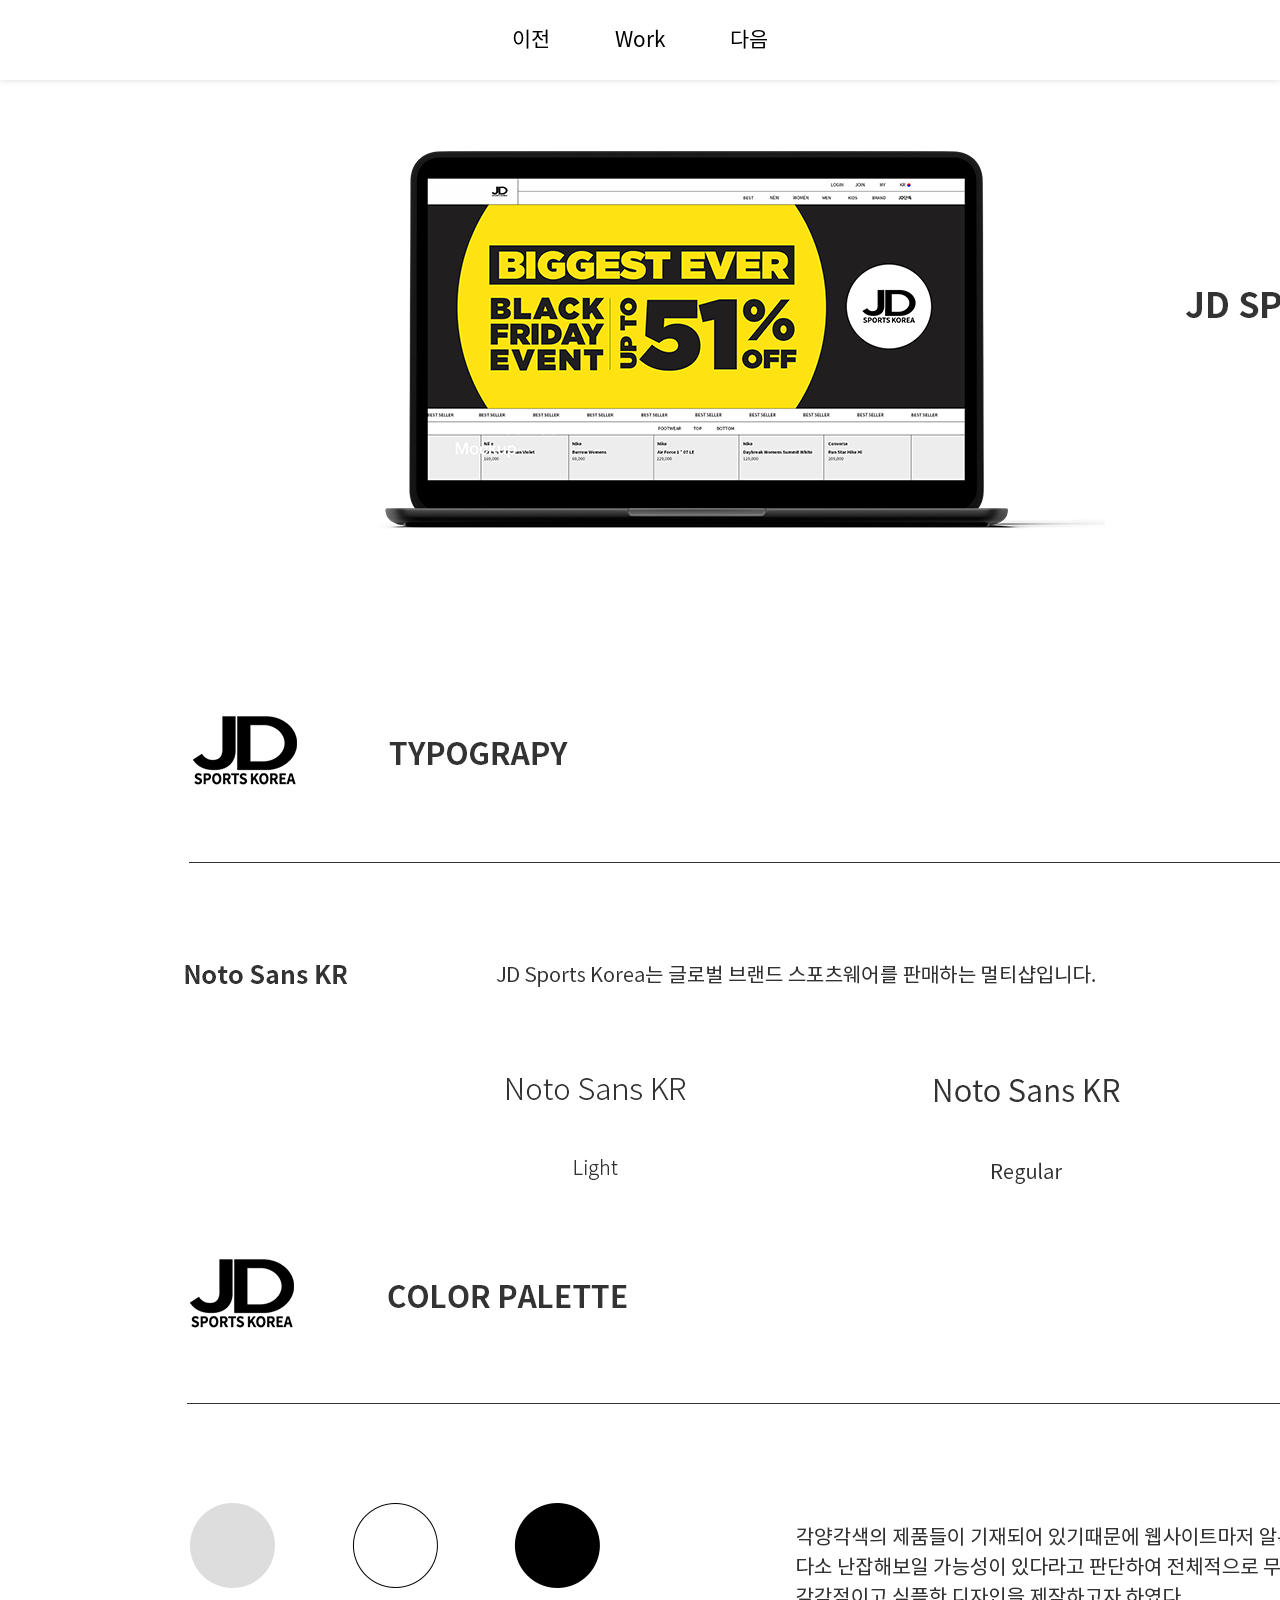
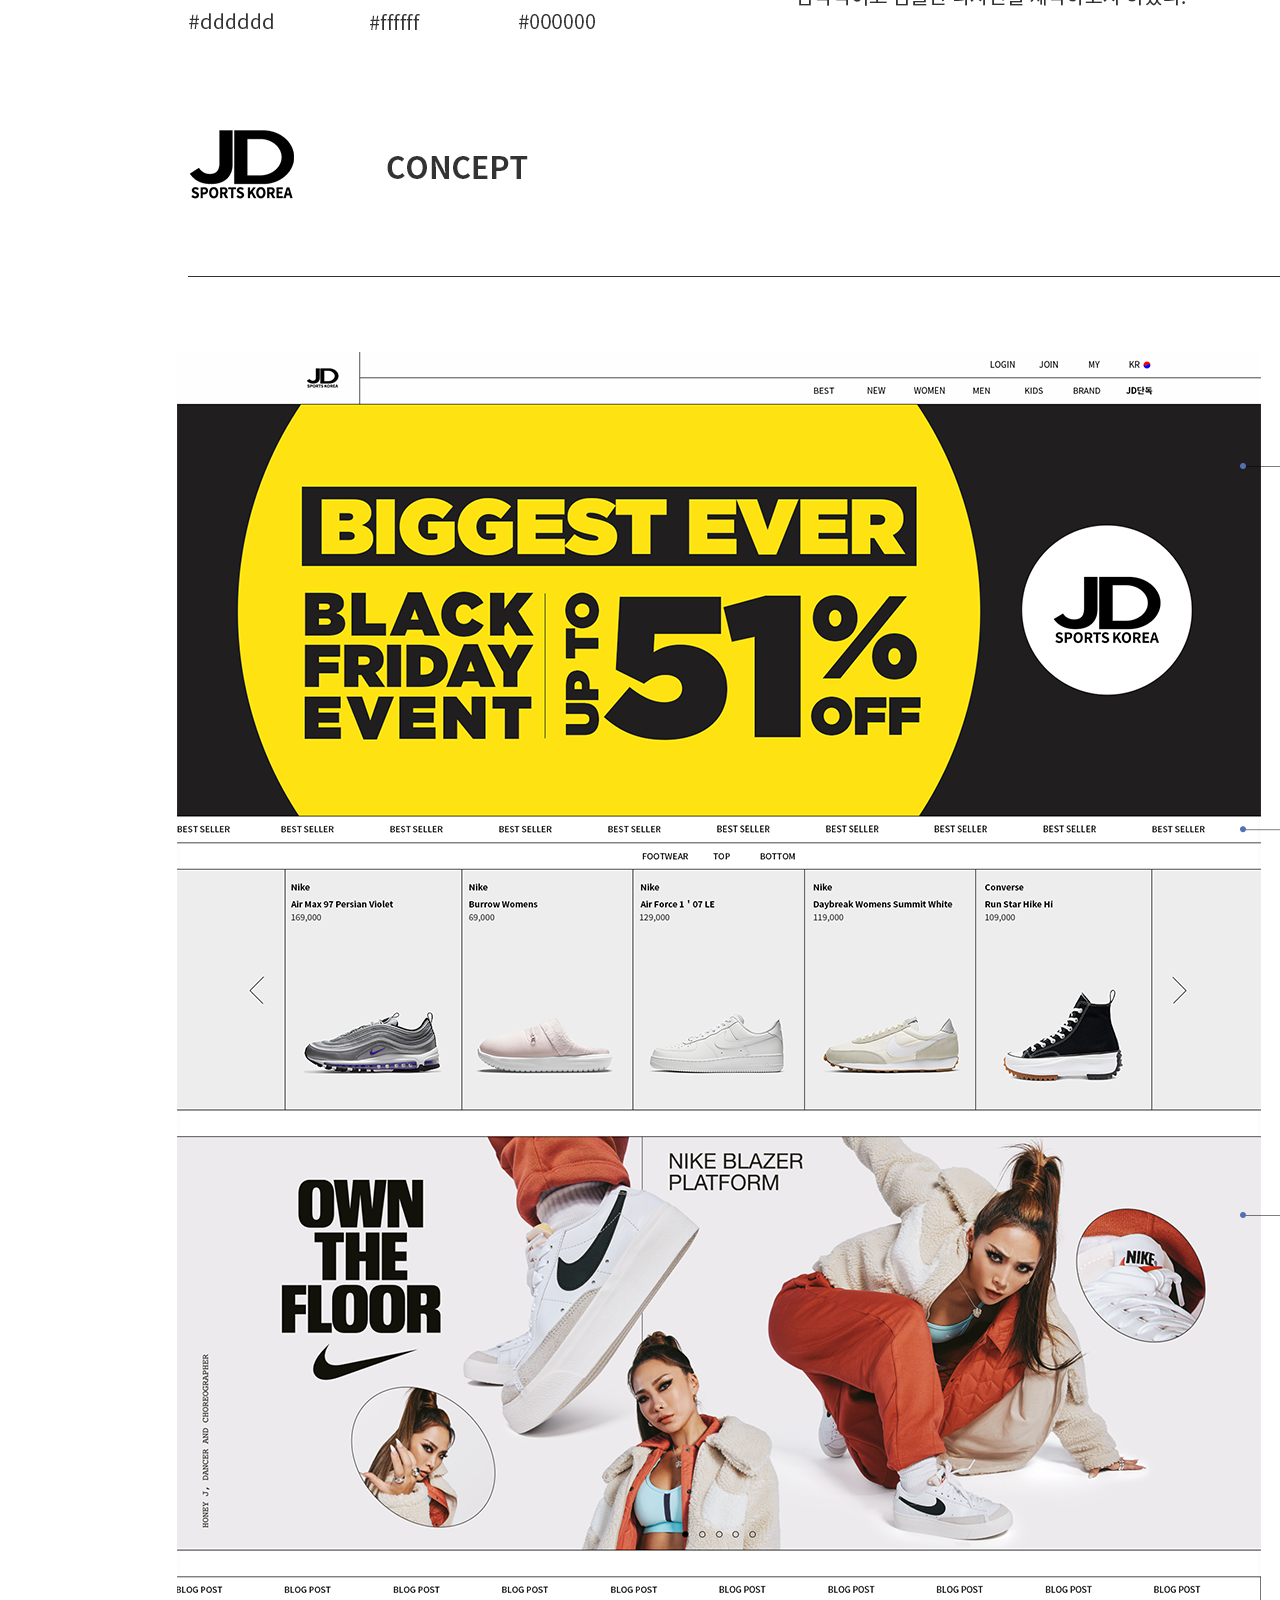
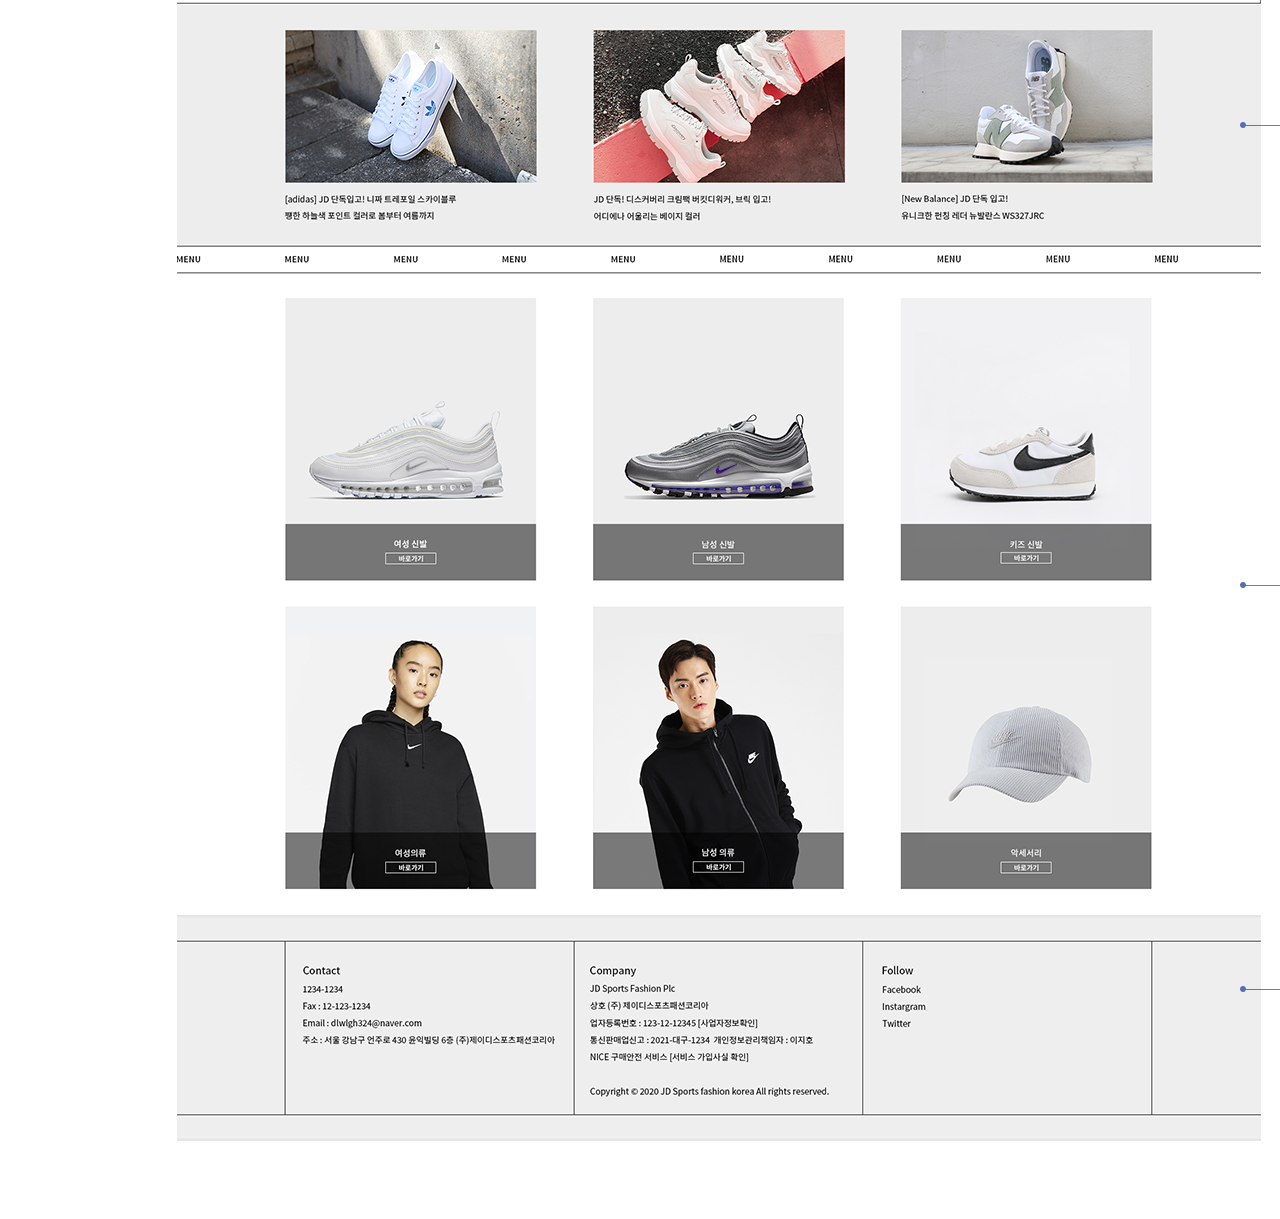
<file: work/red1/pro1.html>
<!DOCTYPE html>
<html lang="ko">

<head>
    <meta charset="UTF-8">
    <meta http-equiv="X-UA-Compatible" content="IE=edge">
    <meta name="viewport" content="width=device-width, initial-scale=1.0">
    <link href="../../js/aos/aos.css" rel="stylesheet">
    <script src="../../js/aos/aos.js"></script>
    <title>PROCESS</title>
</head>
<style>
    @import url('../../css/notosanskr/NotoSansKR.css');

    * {
        margin: 0;
        padding: 0;
        box-sizing: border-box;
        outline-style: none;
    }

    a {
        position: relative;
        display: block;
        color: #000;
        text-decoration: none;
    }

    img {
        border: 0;
        vertical-align: middle;
    }

    body {
        font-family: 'Noto Sans KR';
        font-size: 1.3rem;
        font-weight: 400;
        color: #000;
    }

    .wrap {
        position: relative;
        display: block;
    }

    .container {
        position: relative;
        display: block;
        width: 1920px;
        margin: 0 auto;
    }

    .header {
        position: fixed;
        top: 0;
        left: 0;
        display: block;
        width: 100%;
        height: 5rem;
        z-index: 999;
        background-color: rgba(255, 255, 255, 0.9);
        box-shadow: 0px 0px 7px 0px rgb(0 0 0 / 15%);
    }

    .header-bt {
        position: absolute;
        top: 50%;
        left: 50%;
        transform: translate(-50%, -50%);
        display: flex;
        width: 20rem;
        align-items: center;
        justify-content: space-around;
    }

    a:hover {
        color: royalblue;
    }

    a::after {
        content: '';
        position: relative;
        display: block;
        width: 0;
        height: 0.15rem;
        background-color: rgb(205, 76, 245);
        border-radius: 2rem;
        transition: all 0.3s;
    }

    a:hover::after {
        width: 100%;
        background-color: rgb(133, 141, 247);
    }
</style>

<script>
    window.onload = function () {
        AOS.init();
    };
</script>

<body>
    <div class="wrap">
        <div class="container">
            <header class="header">
                <div class="header-bt">
                    <a href="../red4/pro4.html">이전</a>
                    <a href="red1.html">Work</a>
                    <a href="../red2/pro2.html">다음</a>
                </div>
            </header>
            <img src="pro.png" alt="프로세스">
        </div>
    </div>
</body>

</html>
</file>
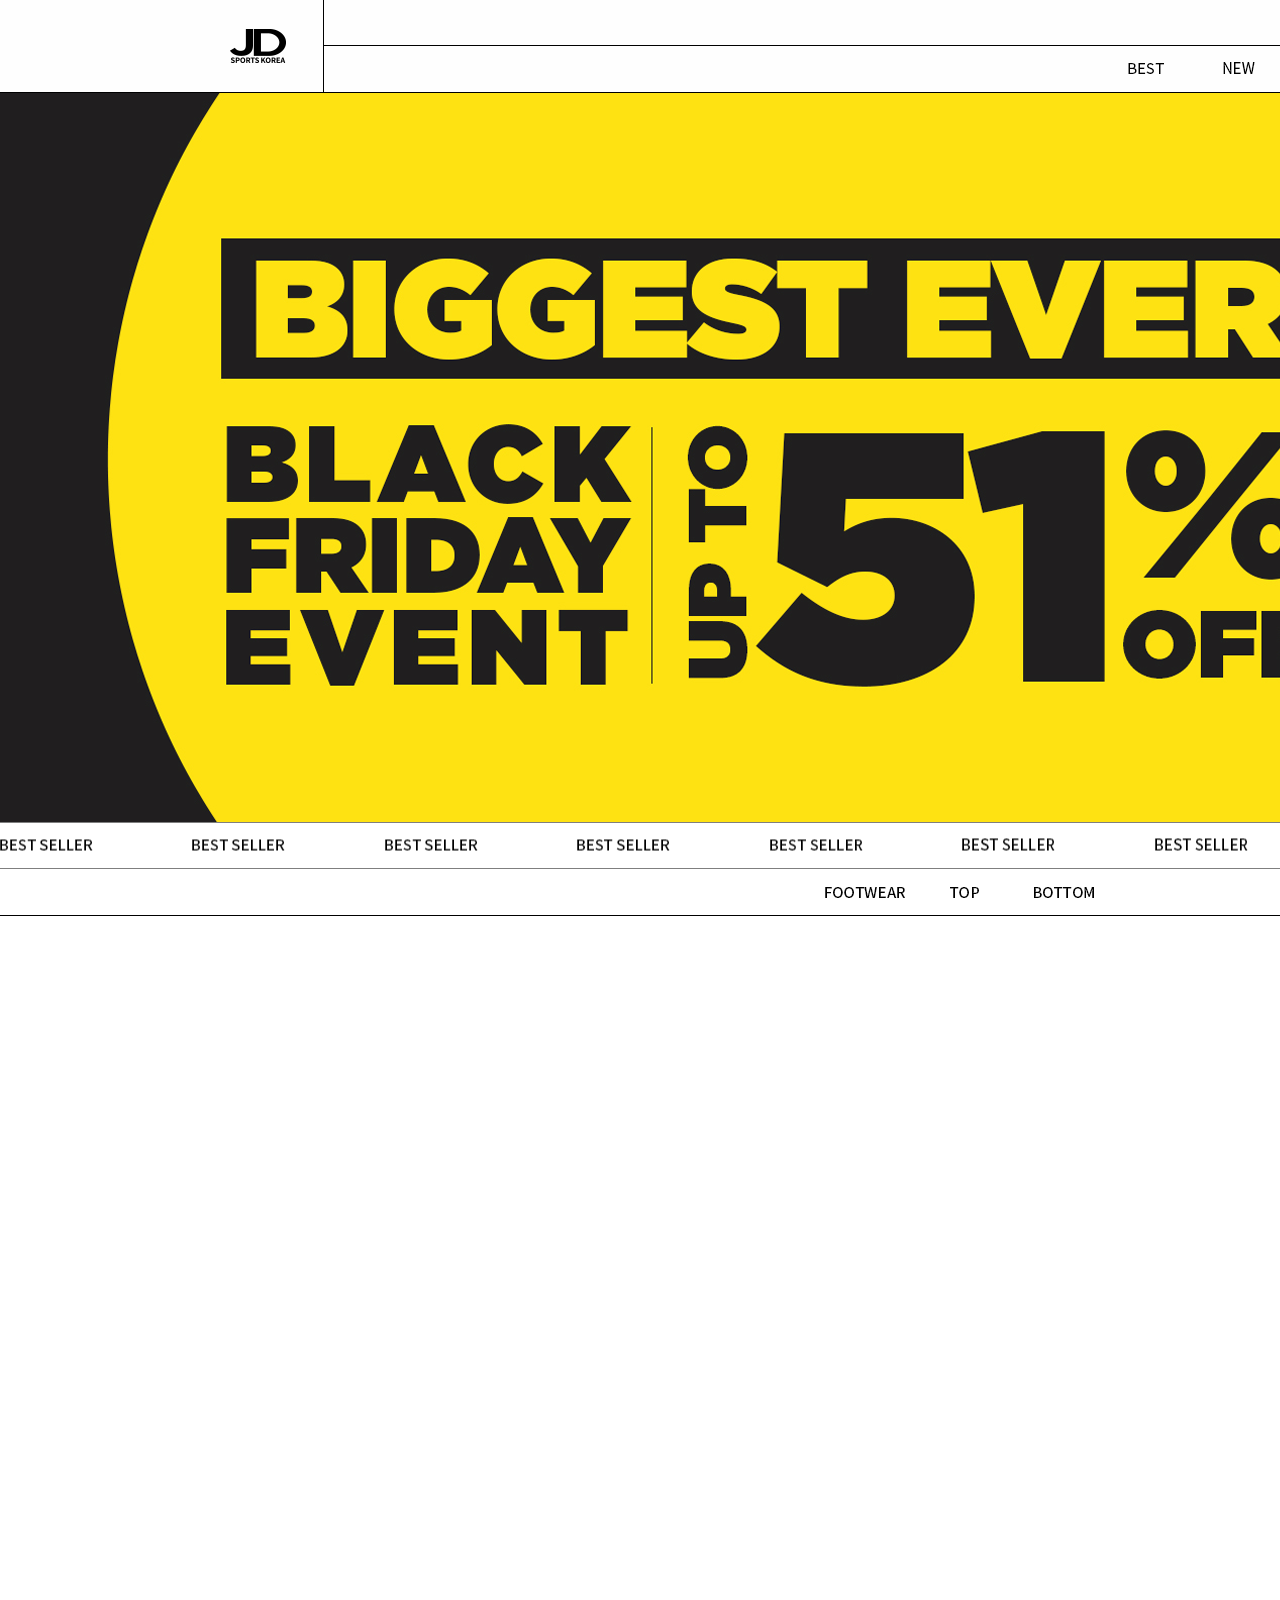
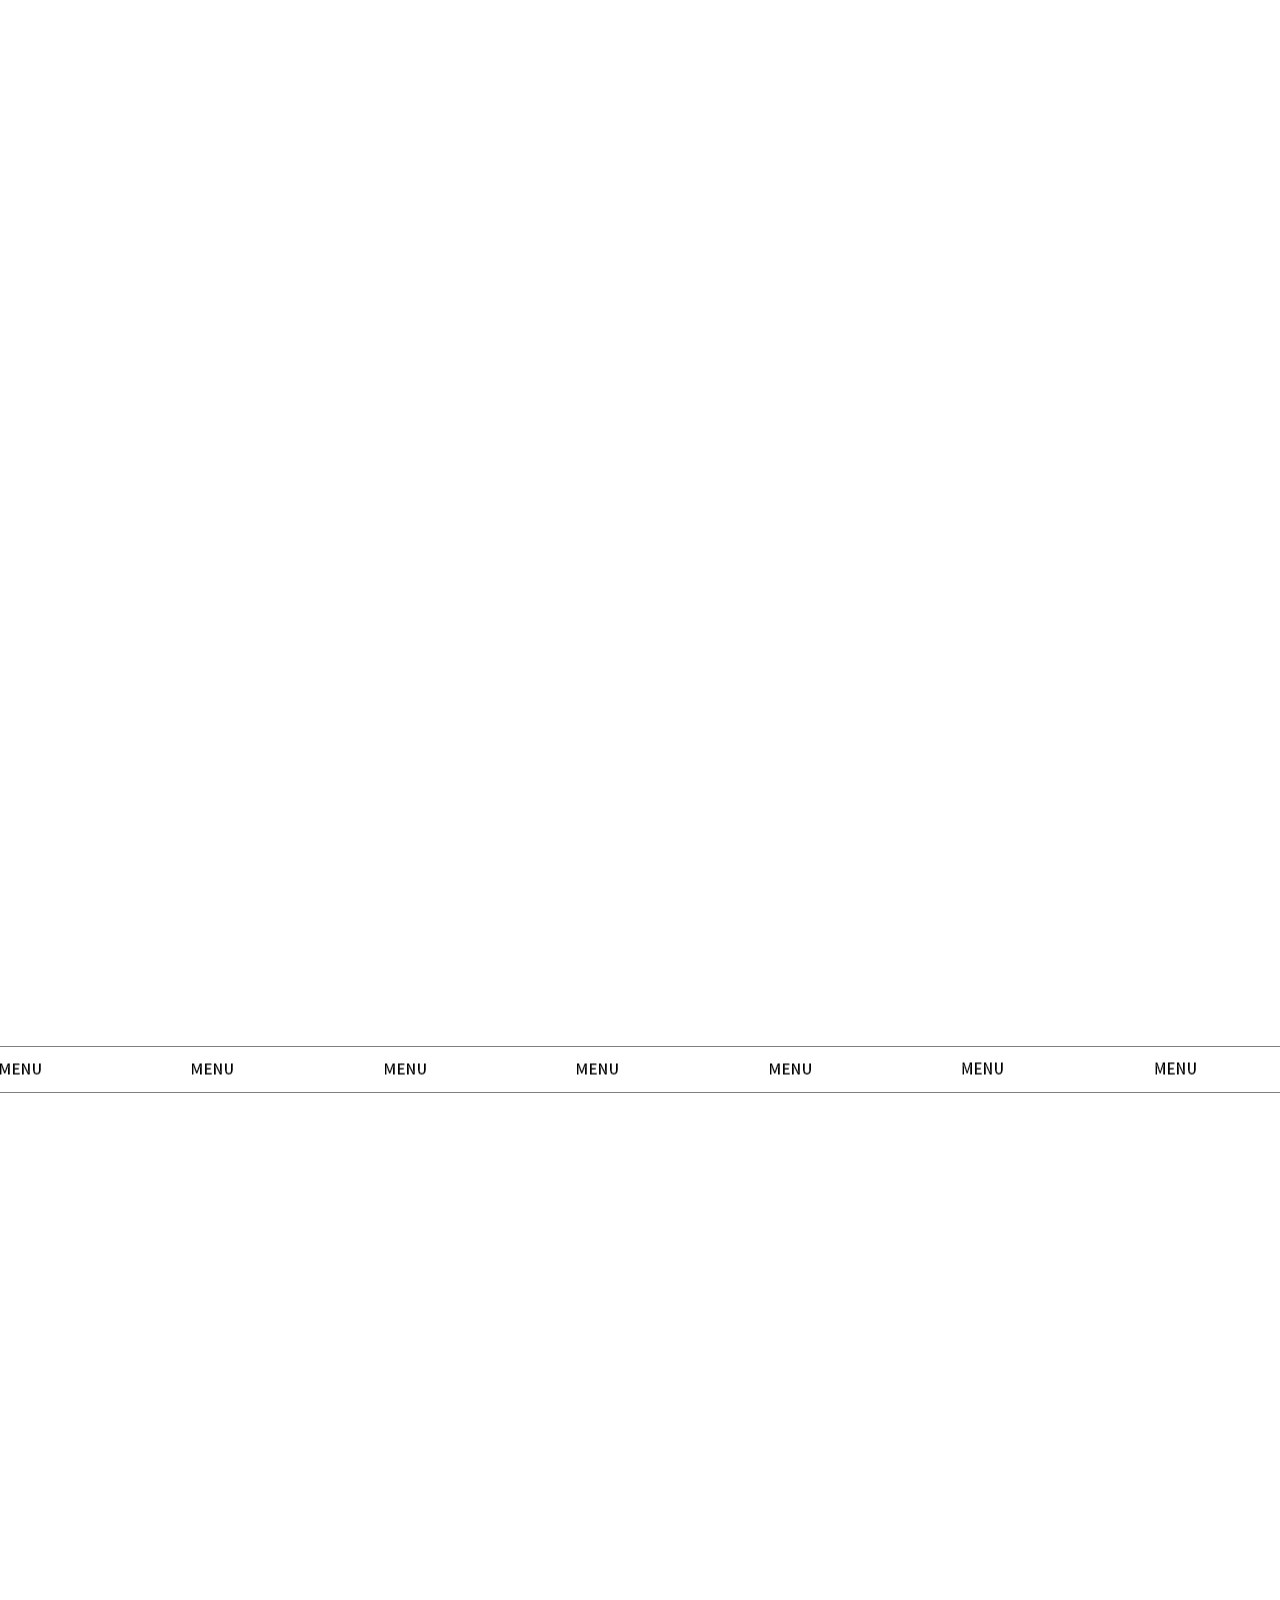
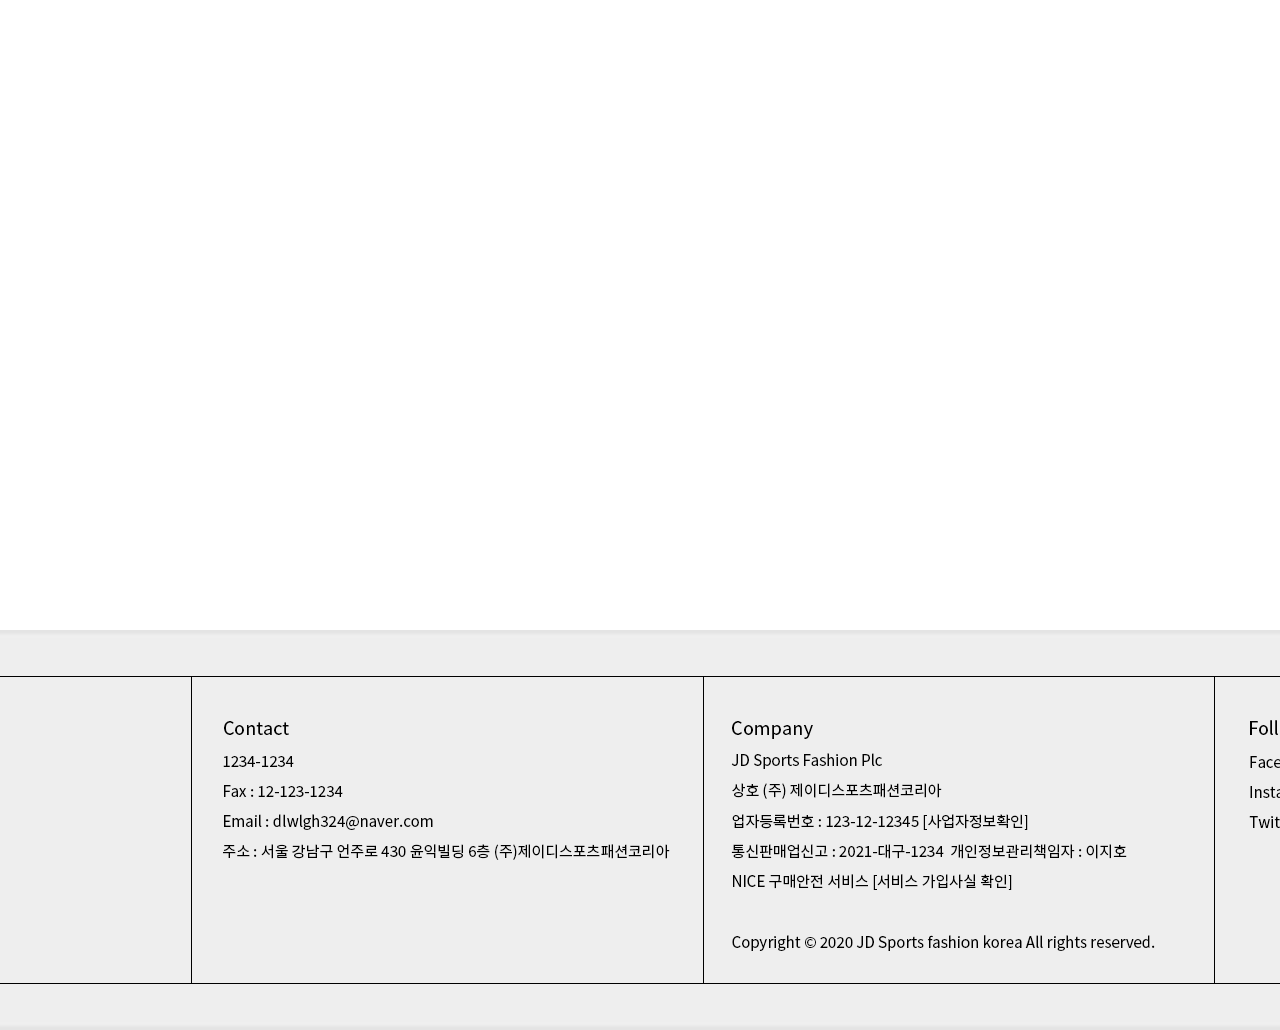
<file: work/red1/red1.html>
<!DOCTYPE html>
<html lang="ko">

<head>
    <meta charset="UTF-8">
    <meta http-equiv="X-UA-Compatible" content="IE=edge">
    <meta name="viewport" content="width=device-width, initial-scale=1.0">
    <link href="../../js/aos/aos.css" rel="stylesheet">
    <script src="../../js/aos/aos.js"></script>
    <title>REDESIGN</title>
</head>
<style>
    * {
        margin: 0;
        padding: 0;
        box-sizing: border-box;
        outline-style: none;
    }

    a {
        color: #333;
        text-decoration: none;
    }

    img {
        border: 0;
        vertical-align: middle;
    }

    .wrap {
        position: relative;
        display: block;
    }

    .container {
        position: relative;
        display: block;
        width: 1920px;
        margin: 0 auto;
    }

    .img-3 {
        position: relative;
        display: block;
        width: 1920px;
        height: 47px;
        background: url('3.png') 0 center / 1920px repeat-x;
        animation: movebg 8s linear infinite;
    }

    .img-7 {
        position: relative;
        display: block;
        width: 1920px;
        height: 47px;
        background: url('7.png') 0 center / 1920px repeat-x;
        animation: movebg 8s linear infinite;
    }

    .img-9 {
        position: relative;
        display: block;
        width: 1920px;
        height: 47px;
        background: url('9.png') 0 center / 1920px repeat-x;
        animation: movebg 8s linear infinite;
    }

    @keyframes movebg {
        0% {
            background-position: 0 center;
        }

        100% {
            background-position: -1920px center;
        }
    }
</style>

<script>
    window.onload = function () {
        AOS.init();
    };
</script>

<body>
    <div class="wrap">
        <div class="container">
            <img src="1.png" alt="이미지">
            <img src="2.png" alt="이미지" data-aos="fade-up">
            <span class="img-3"></span>
            <img src="4.png" alt="이미지">
            <img src="5.png" alt="이미지" data-aos="fade-up">
            <img src="6.png" alt="이미지" data-aos="fade-up">
            <span class="img-7" data-aos="fade-up"></span>
            <img src="8.png" alt="이미지" data-aos="fade-up">
            <span class="img-9"></span>
            <img src="10.png" alt="이미지" data-aos="fade-up">
            <img src="11.png" alt="이미지">
        </div>
    </div>
</body>

</html>
</file>
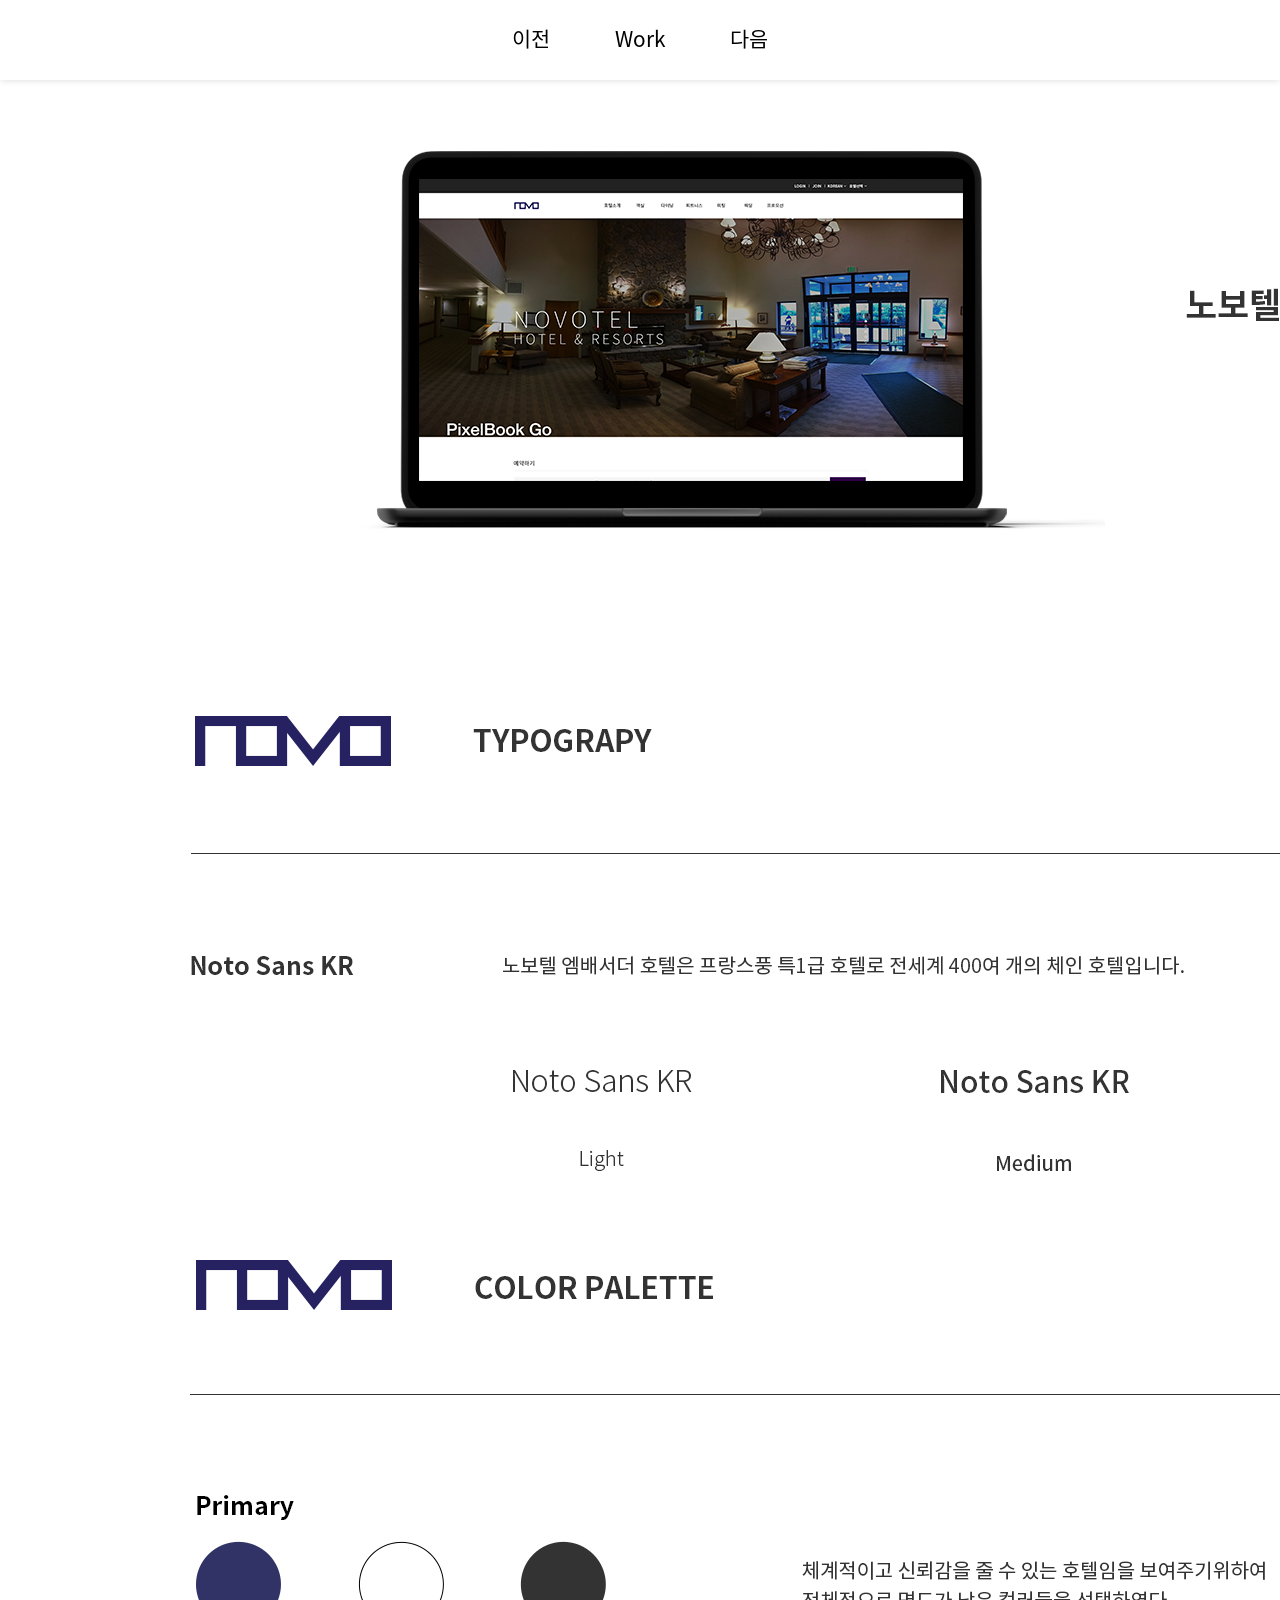
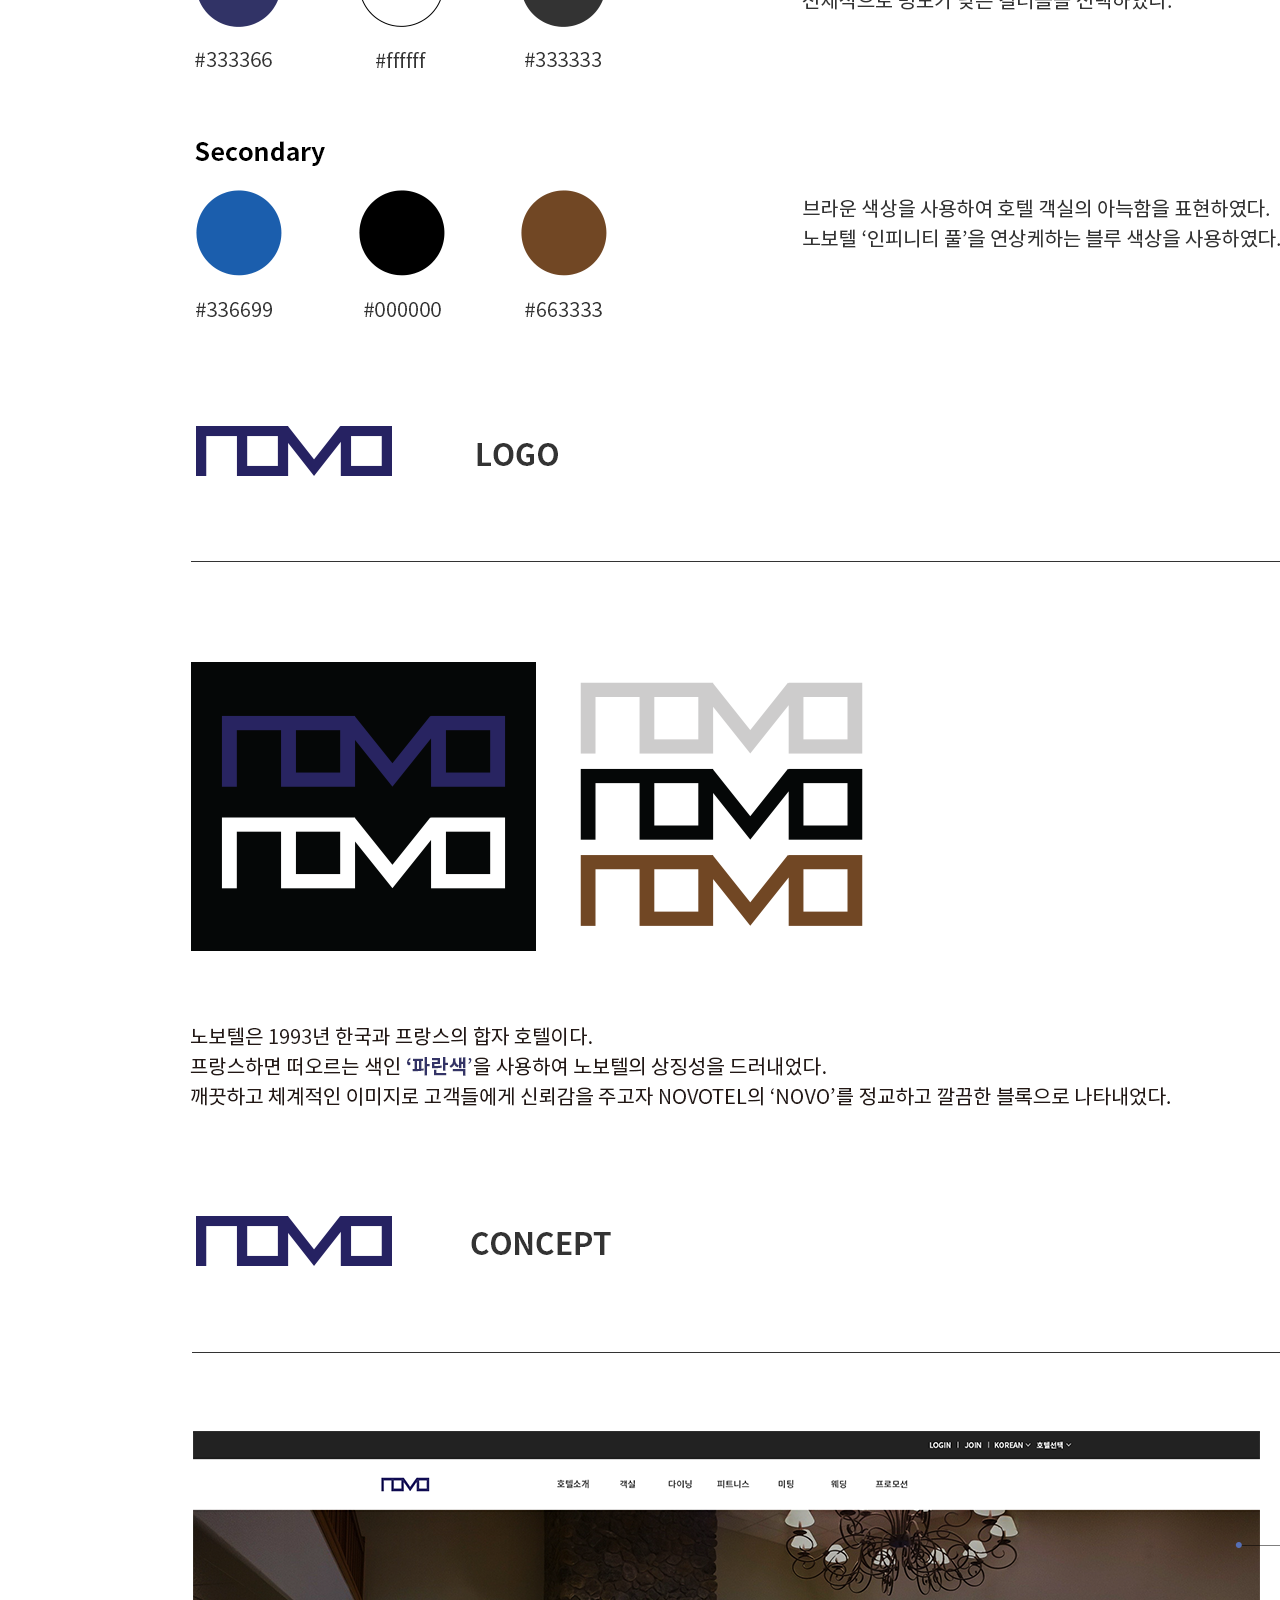
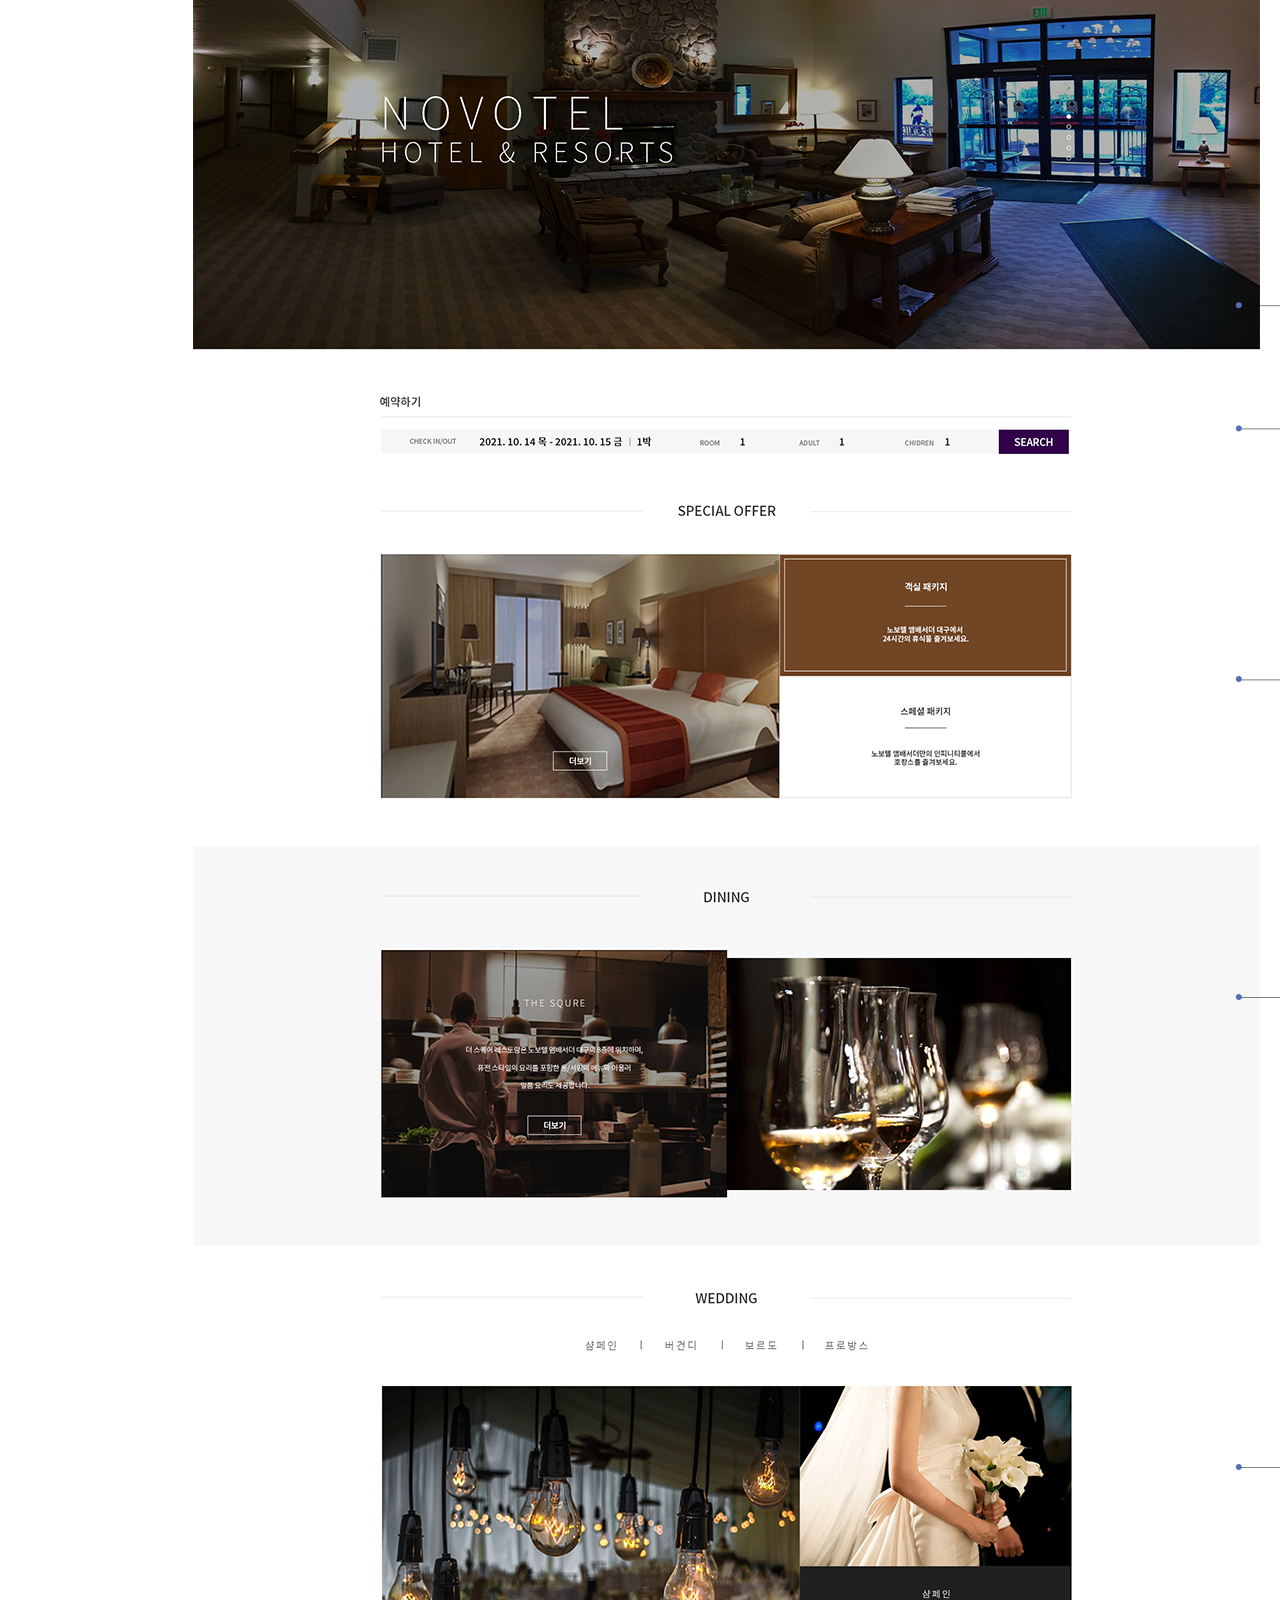
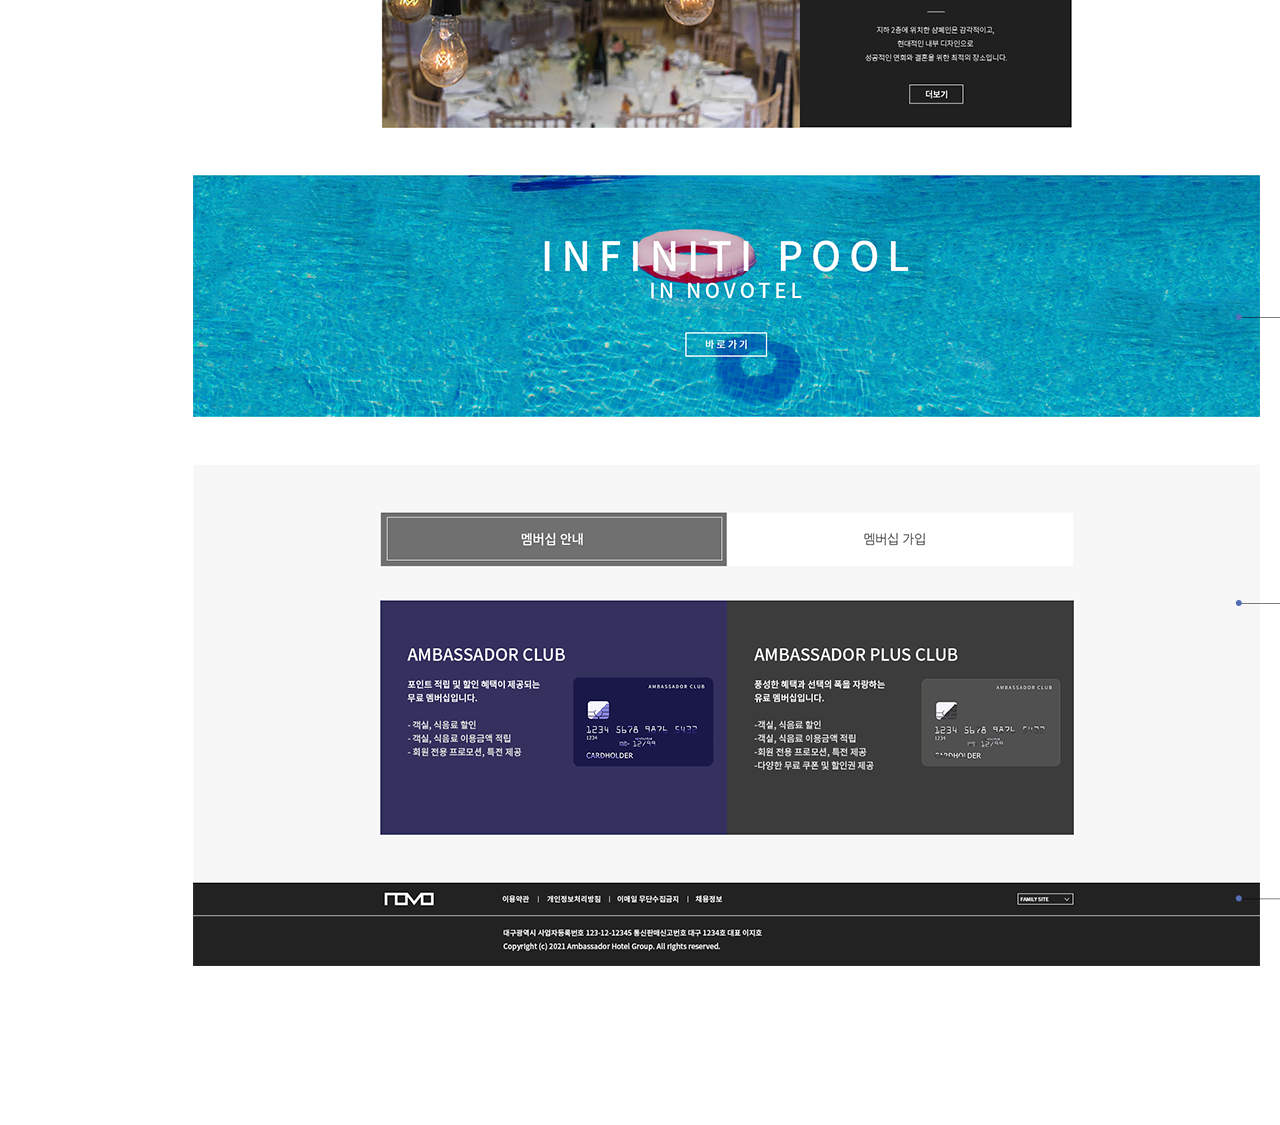
<file: work/red2/pro2.html>
<!DOCTYPE html>
<html lang="ko">

<head>
    <meta charset="UTF-8">
    <meta http-equiv="X-UA-Compatible" content="IE=edge">
    <meta name="viewport" content="width=device-width, initial-scale=1.0">
    <link href="../../js/aos/aos.css" rel="stylesheet">
    <script src="../../js/aos/aos.js"></script>
    <title>PROCESS</title>
</head>
<style>
    @import url('../../css/notosanskr/NotoSansKR.css');

    * {
        margin: 0;
        padding: 0;
        box-sizing: border-box;
        outline-style: none;
    }

    a {
        position: relative;
        display: block;
        color: #000;
        text-decoration: none;
    }

    img {
        border: 0;
        vertical-align: middle;
    }

    body {
        font-family: 'Noto Sans KR';
        font-size: 1.3rem;
        font-weight: 400;
        color: #000;
    }

    .wrap {
        position: relative;
        display: block;
    }

    .container {
        position: relative;
        display: block;
        width: 1920px;
        margin: 0 auto;
    }

    .header {
        position: fixed;
        top: 0;
        left: 0;
        display: block;
        width: 100%;
        height: 5rem;
        z-index: 999;
        background-color: rgba(255, 255, 255, 0.9);
        box-shadow: 0px 0px 7px 0px rgb(0 0 0 / 15%);
    }

    .header-bt {
        position: absolute;
        top: 50%;
        left: 50%;
        transform: translate(-50%, -50%);
        display: flex;
        width: 20rem;
        align-items: center;
        justify-content: space-around;
    }

    a:hover {
        color: royalblue;
    }

    a::after {
        content: '';
        position: relative;
        display: block;
        width: 0;
        height: 0.15rem;
        background-color: rgb(205, 76, 245);
        border-radius: 2rem;
        transition: all 0.3s;
    }

    a:hover::after {
        width: 100%;
        background-color: rgb(133, 141, 247);
    }
</style>

<script>
    window.onload = function () {
        AOS.init();
    };
</script>

<body>
    <div class="wrap">
        <div class="container">
            <header class="header">
                <div class="header-bt">
                    <a href="../red1/pro1.html">이전</a>
                    <a href="red2.html">Work</a>
                    <a href="../red3/pro3.html">다음</a>
                </div>
            </header>
            <img src="pro.png" alt="프로세스">
        </div>
    </div>
</body>

</html>
</file>
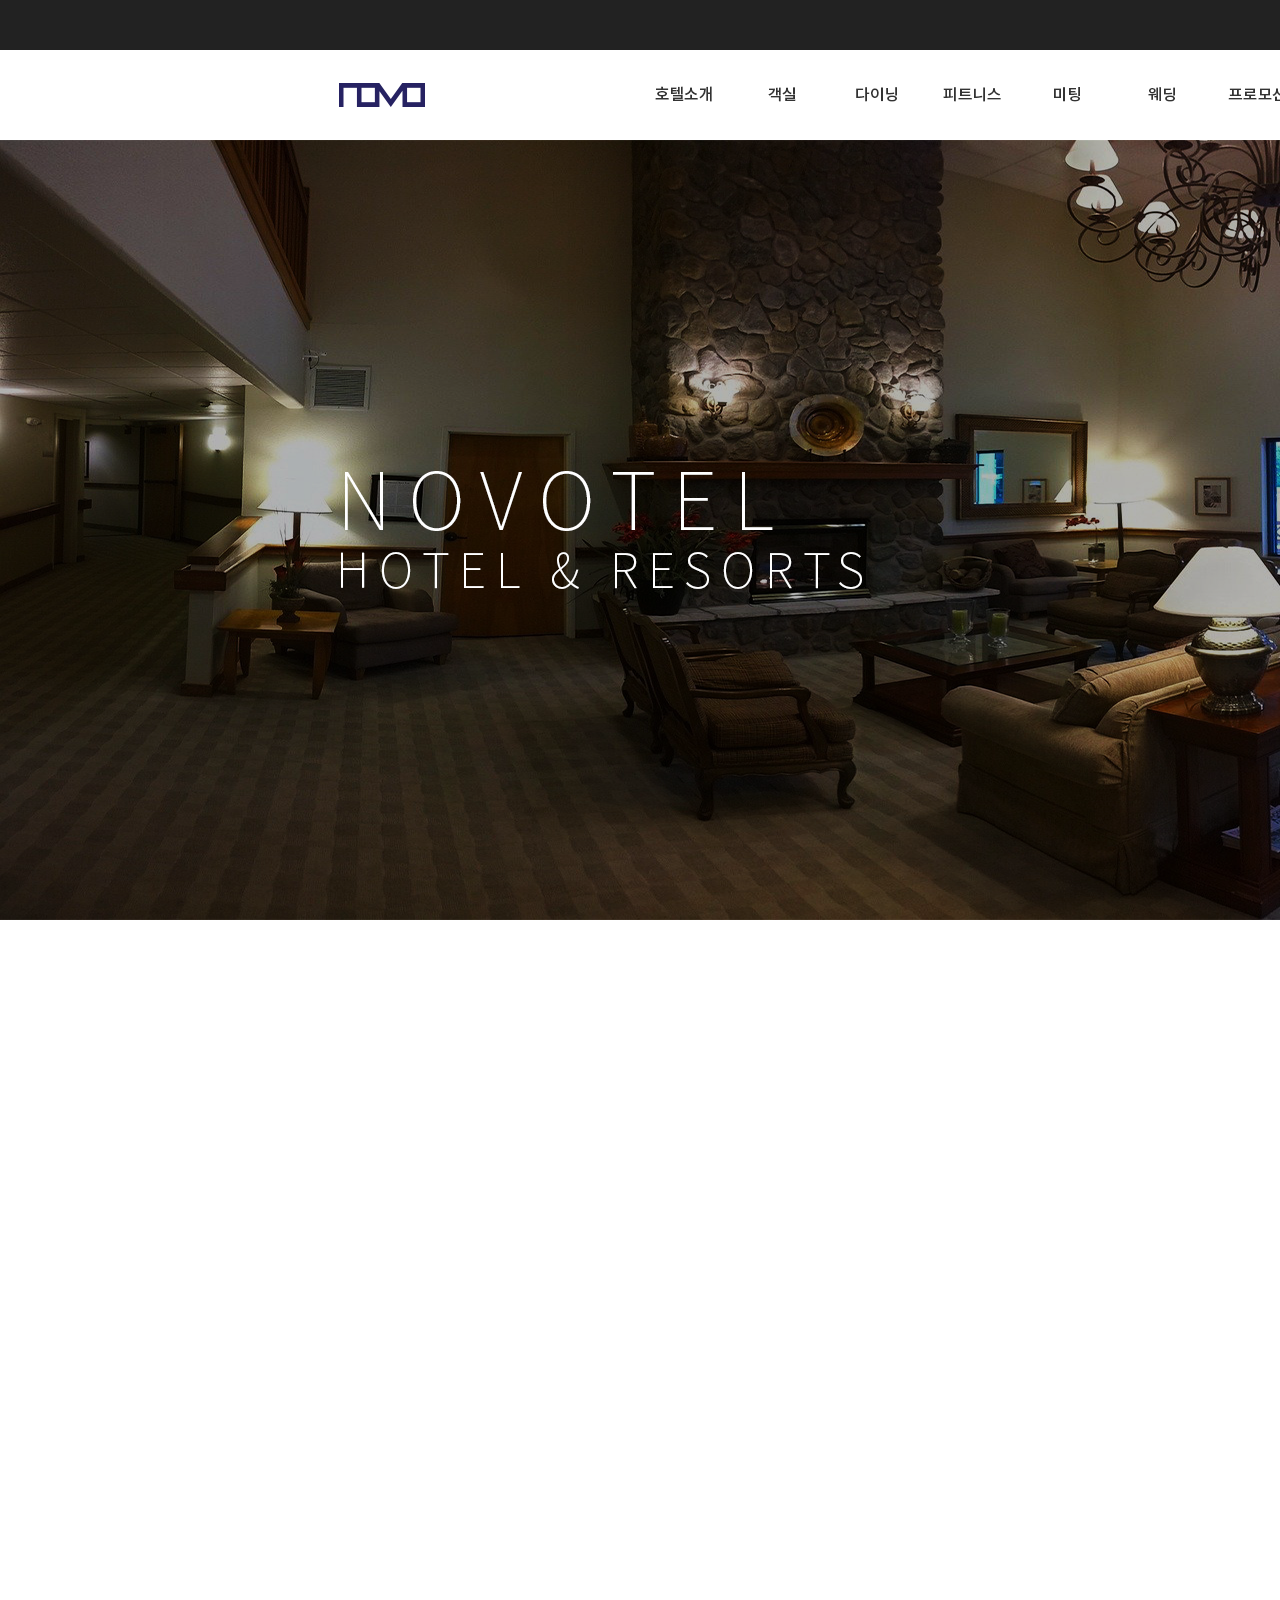
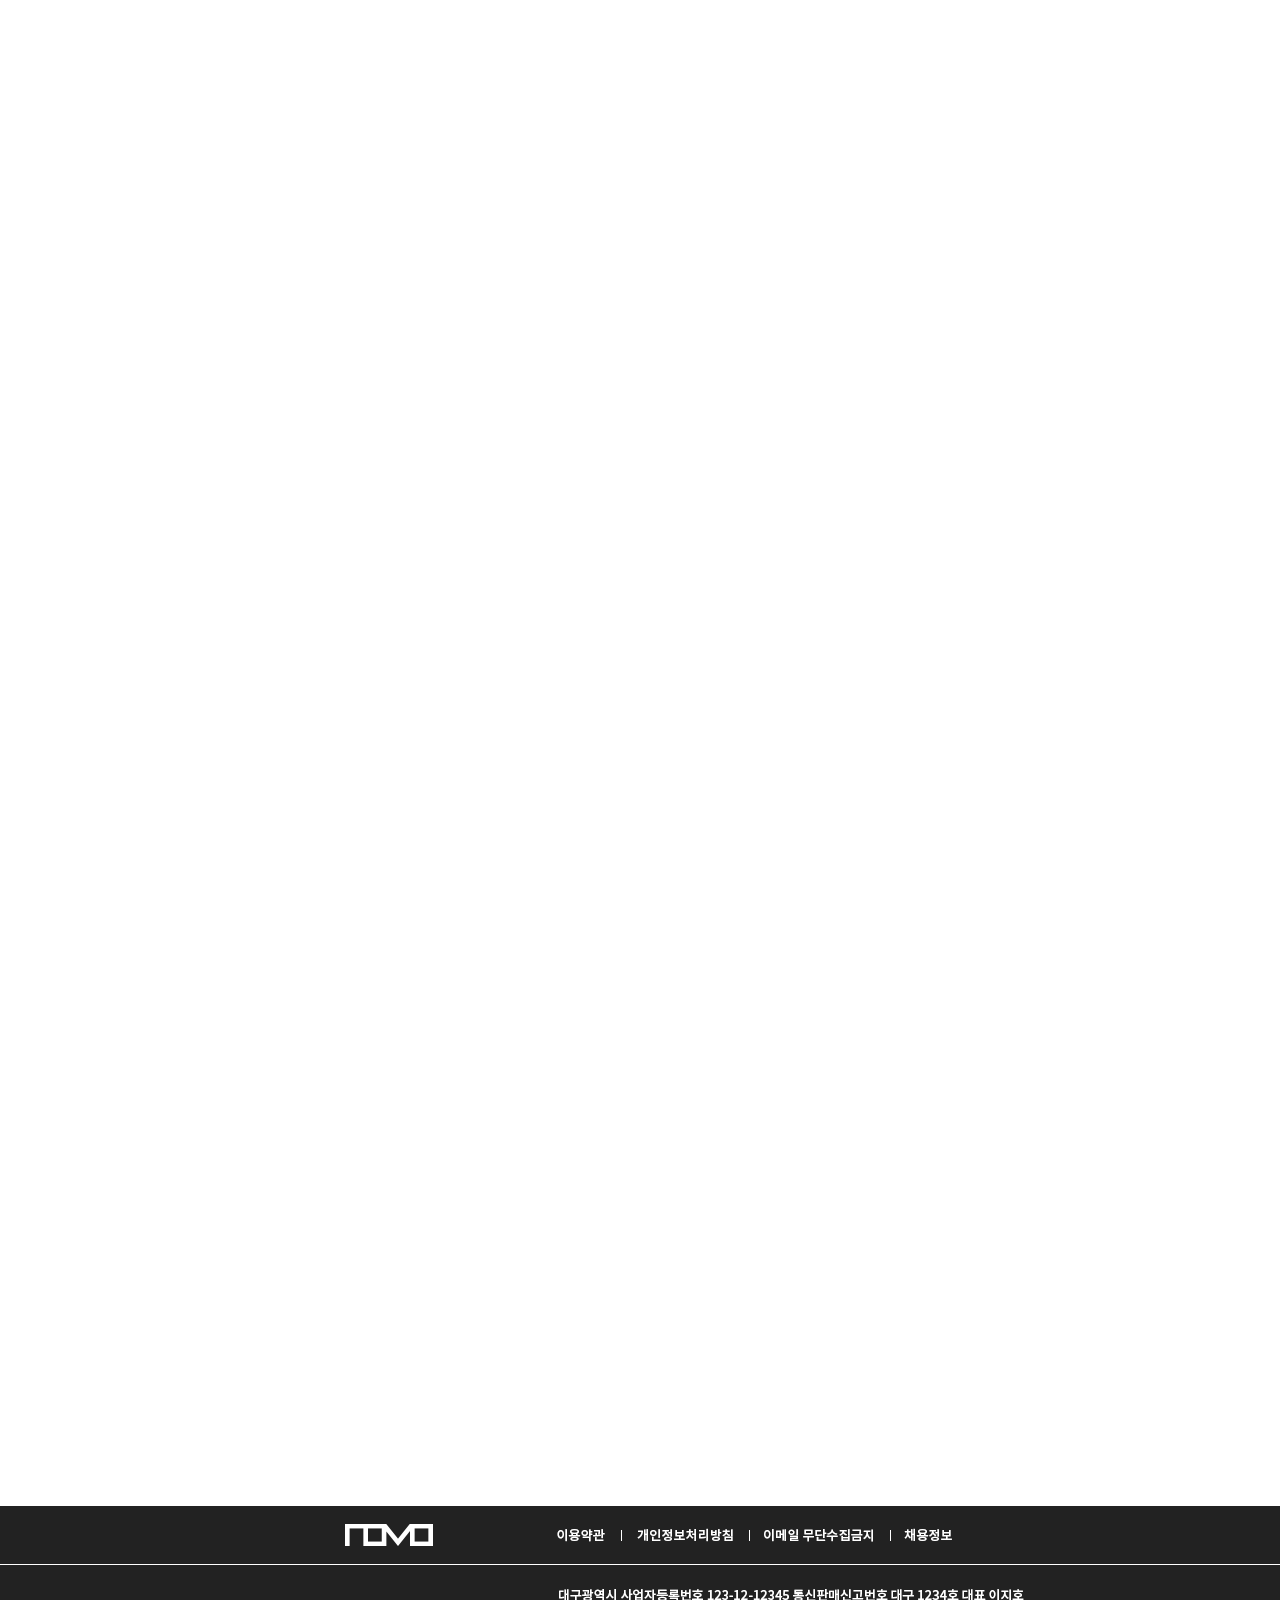
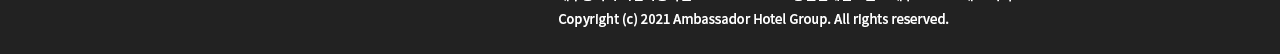
<file: work/red2/red2.html>
<!DOCTYPE html>
<html lang="ko">

<head>
    <meta charset="UTF-8">
    <meta http-equiv="X-UA-Compatible" content="IE=edge">
    <meta name="viewport" content="width=device-width, initial-scale=1.0">
    <link href="../../js/aos/aos.css" rel="stylesheet">
    <script src="../../js/aos/aos.js"></script>
    <title>REDESIGN</title>
</head>
<style>

    * {
        margin: 0;
        padding: 0;
        box-sizing: border-box;
        outline-style: none;
    }

    a {
        color: #333;
        text-decoration: none;
    }

    img {
        border: 0;
        vertical-align: middle;
    }

    .wrap {
        position: relative;
        display: block;
    }

    .container {
        position: relative;
        display: block;
        width: 1920px;
        margin: 0 auto;
    }
</style>

<script>
    window.onload = function () {
    AOS.init();
};
</script>

<body>
    <div class="wrap">
        <div class="container">
            <img src="1.png" alt="이미지">
            <img src="2.png" alt="이미지" data-aos="fade-up">
            <img src="4.png" alt="이미지" data-aos="fade-up">
            <img src="5.png" alt="이미지" data-aos="fade-up">
            <img src="6.png" alt="이미지" data-aos="fade-up">
            <img src="7.png" alt="이미지" data-aos="fade-up">
            <img src="8.png" alt="이미지">
        </div>
    </div>
</body>

</html>
</file>
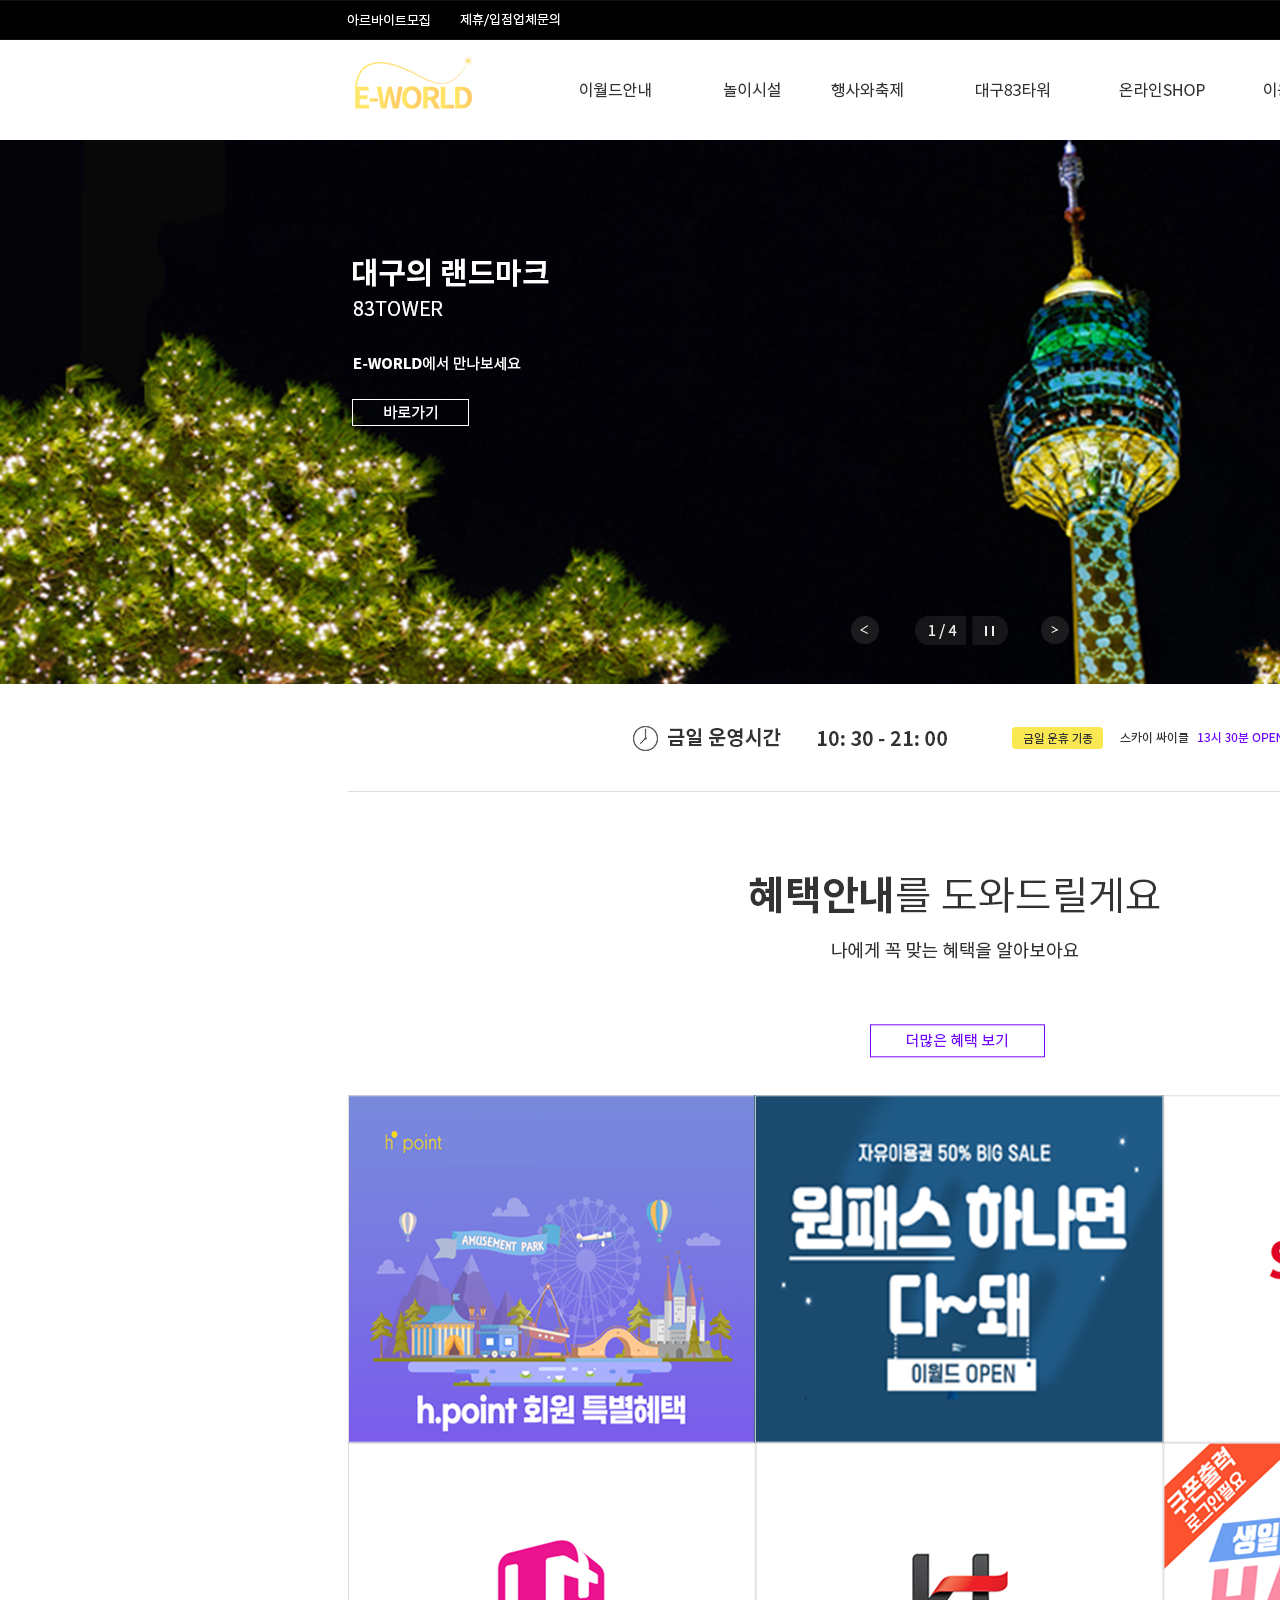
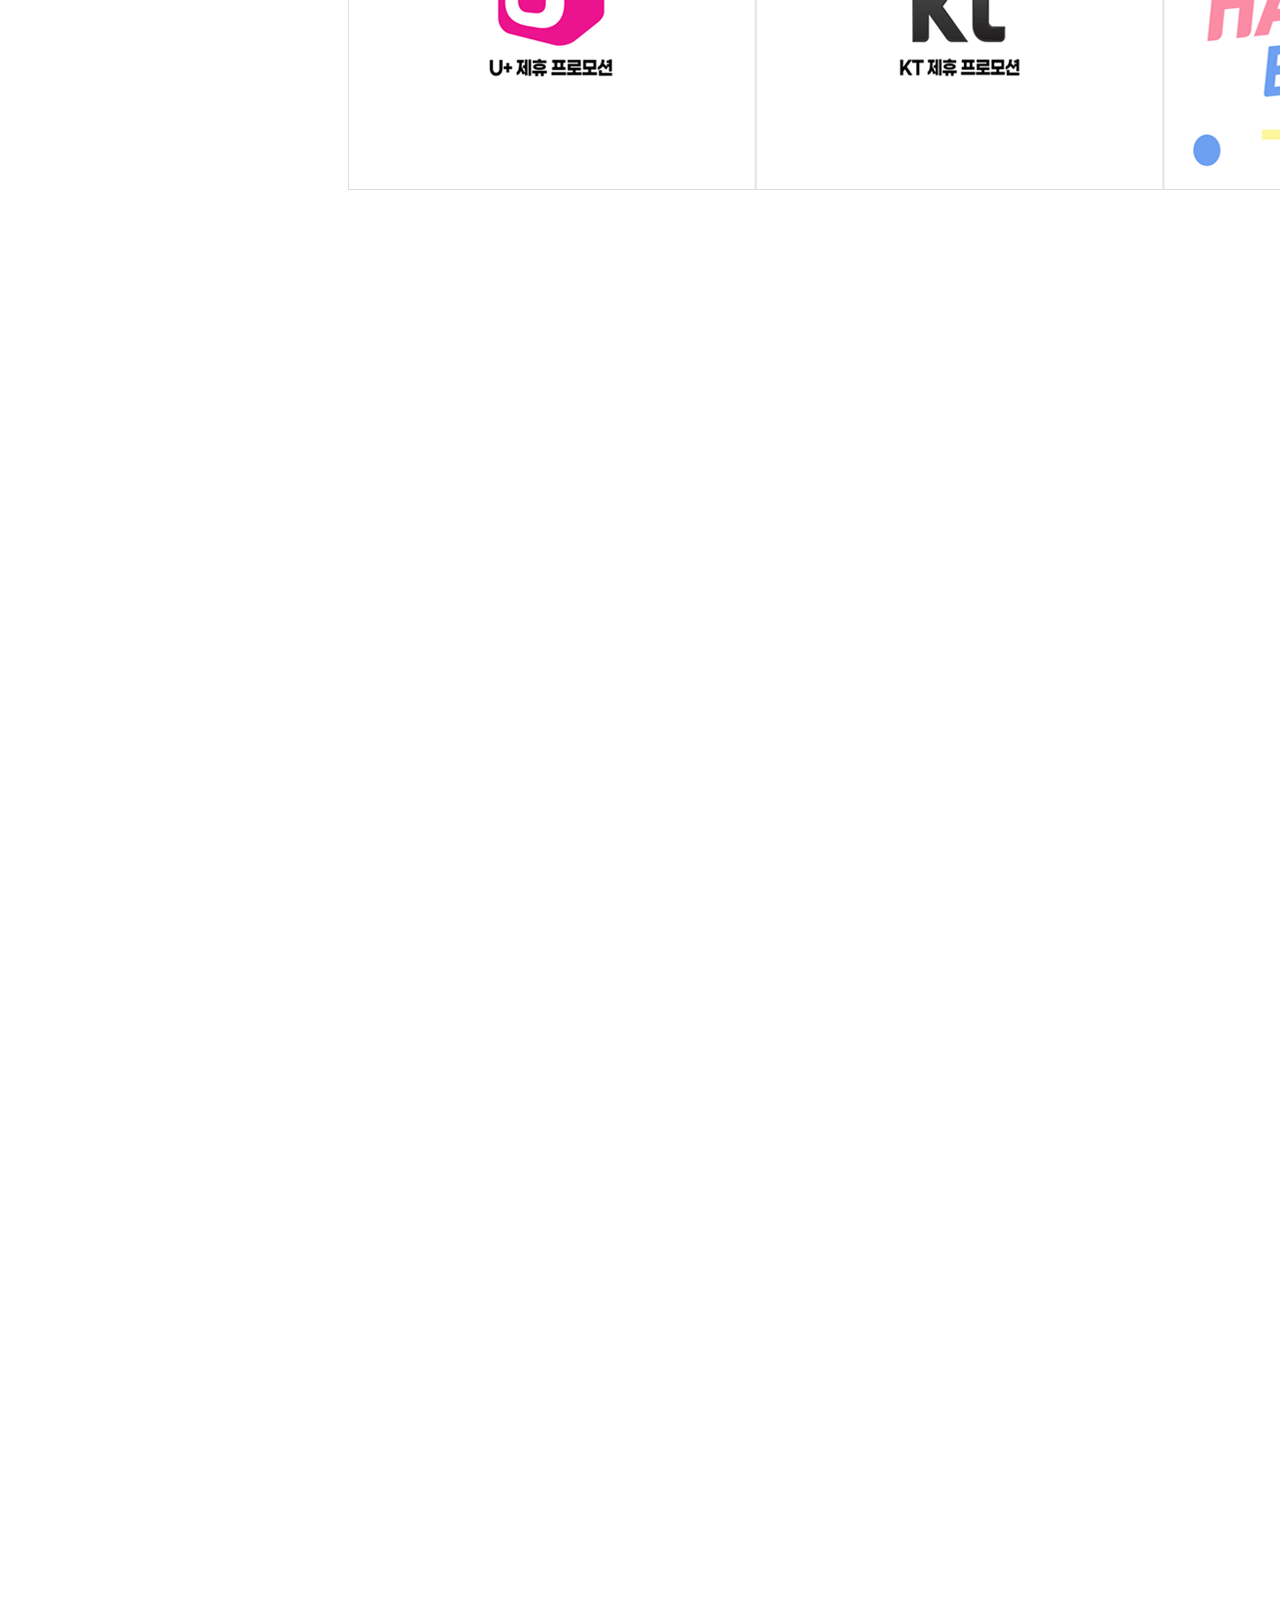
<file: work/red3/red3.html>
<!DOCTYPE html>
<html lang="ko">

<head>
    <meta charset="UTF-8">
    <meta http-equiv="X-UA-Compatible" content="IE=edge">
    <meta name="viewport" content="width=device-width, initial-scale=1.0">
    <link href="../../js/aos/aos.css" rel="stylesheet">
    <script src="../../js/aos/aos.js"></script>
    <title>REDESIGN</title>
</head>
<style>

    * {
        margin: 0;
        padding: 0;
        box-sizing: border-box;
        outline-style: none;
    }

    a {
        color: #333;
        text-decoration: none;
    }

    img {
        border: 0;
        vertical-align: middle;
    }

    .wrap {
        position: relative;
        display: block;
    }

    .container {
        position: relative;
        display: block;
        width: 1920px;
        margin: 0 auto;
    }
</style>

<script>
    window.onload = function () {
    AOS.init();
};
</script>

<body>
    <div class="wrap">
        <div class="container">
            <img src="1.png" alt="이미지">
            <img src="2.png" alt="이미지" data-aos="fade-up">
            <img src="3.png" alt="이미지" data-aos="fade-up">
            <img src="4.png" alt="이미지" data-aos="fade-up">
            <img src="5.png" alt="이미지" data-aos="fade-up">
        </div>
    </div>
</body>

</html>
</file>
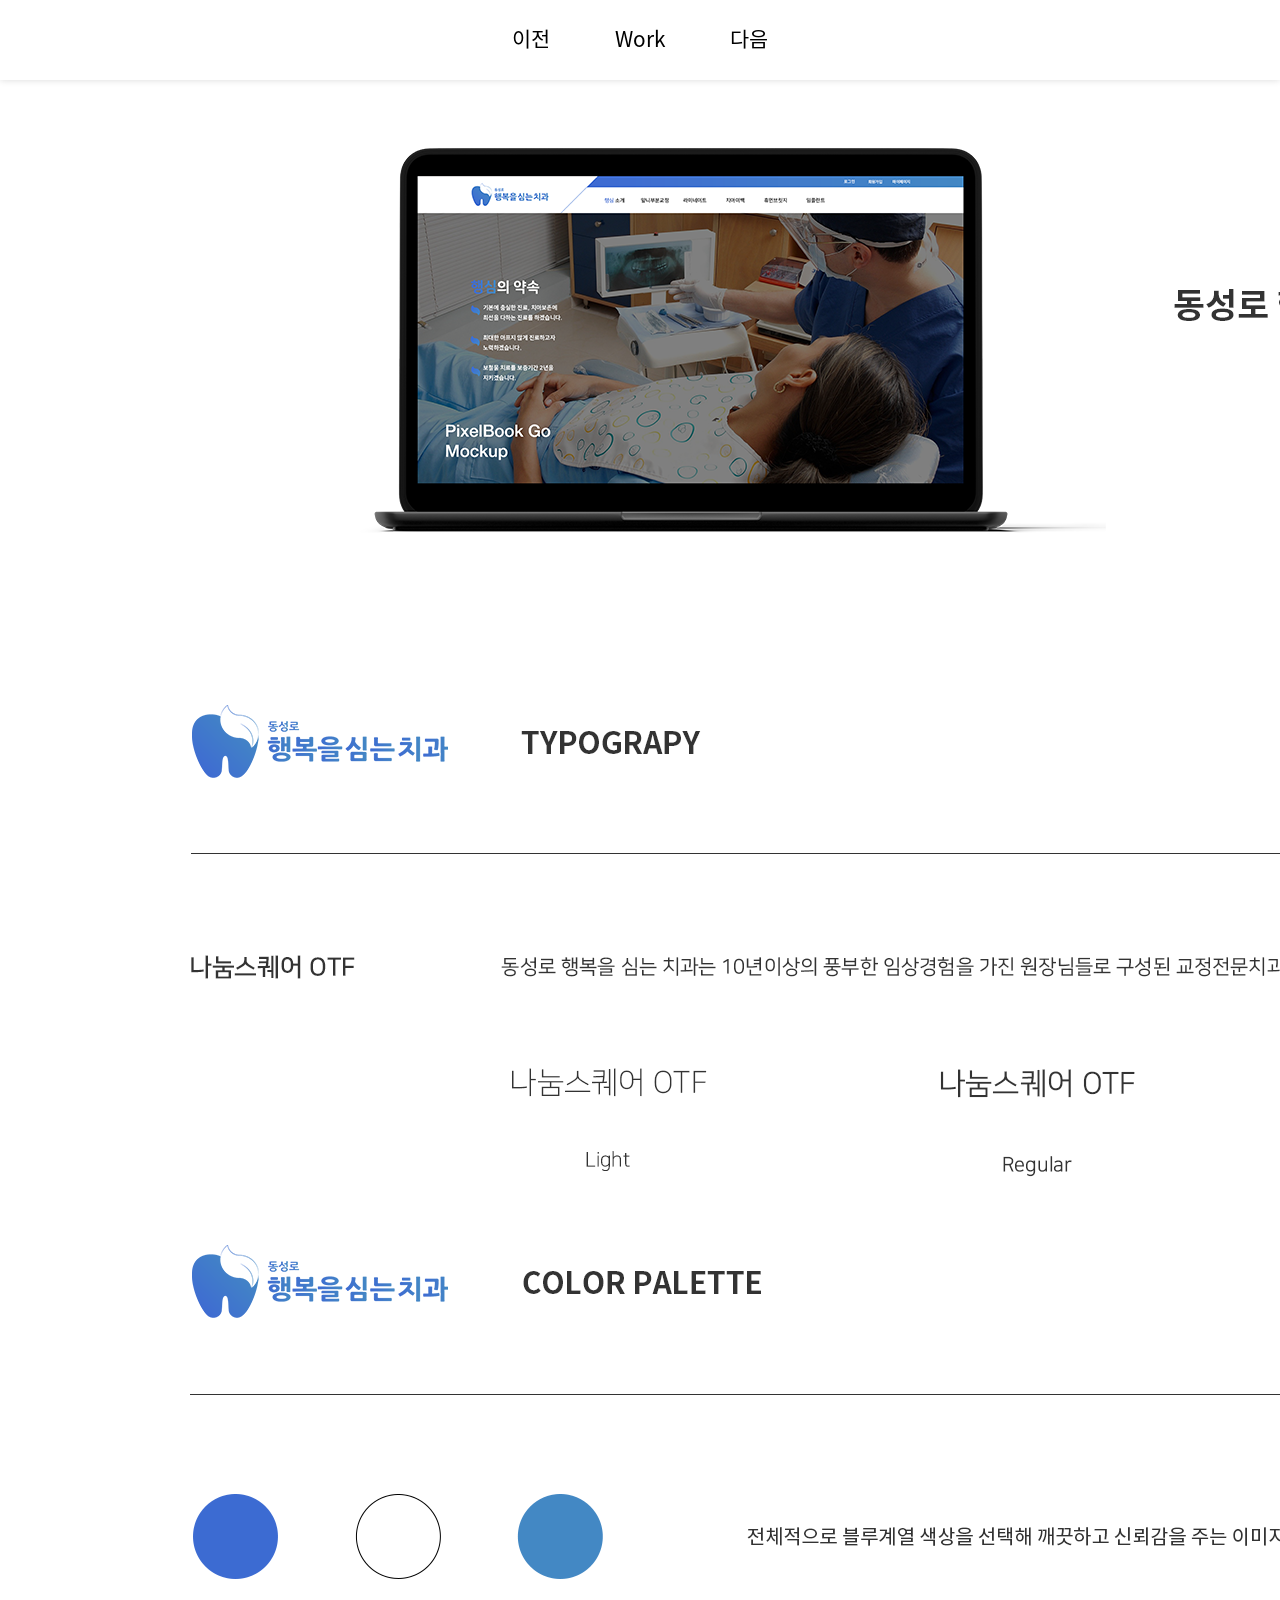
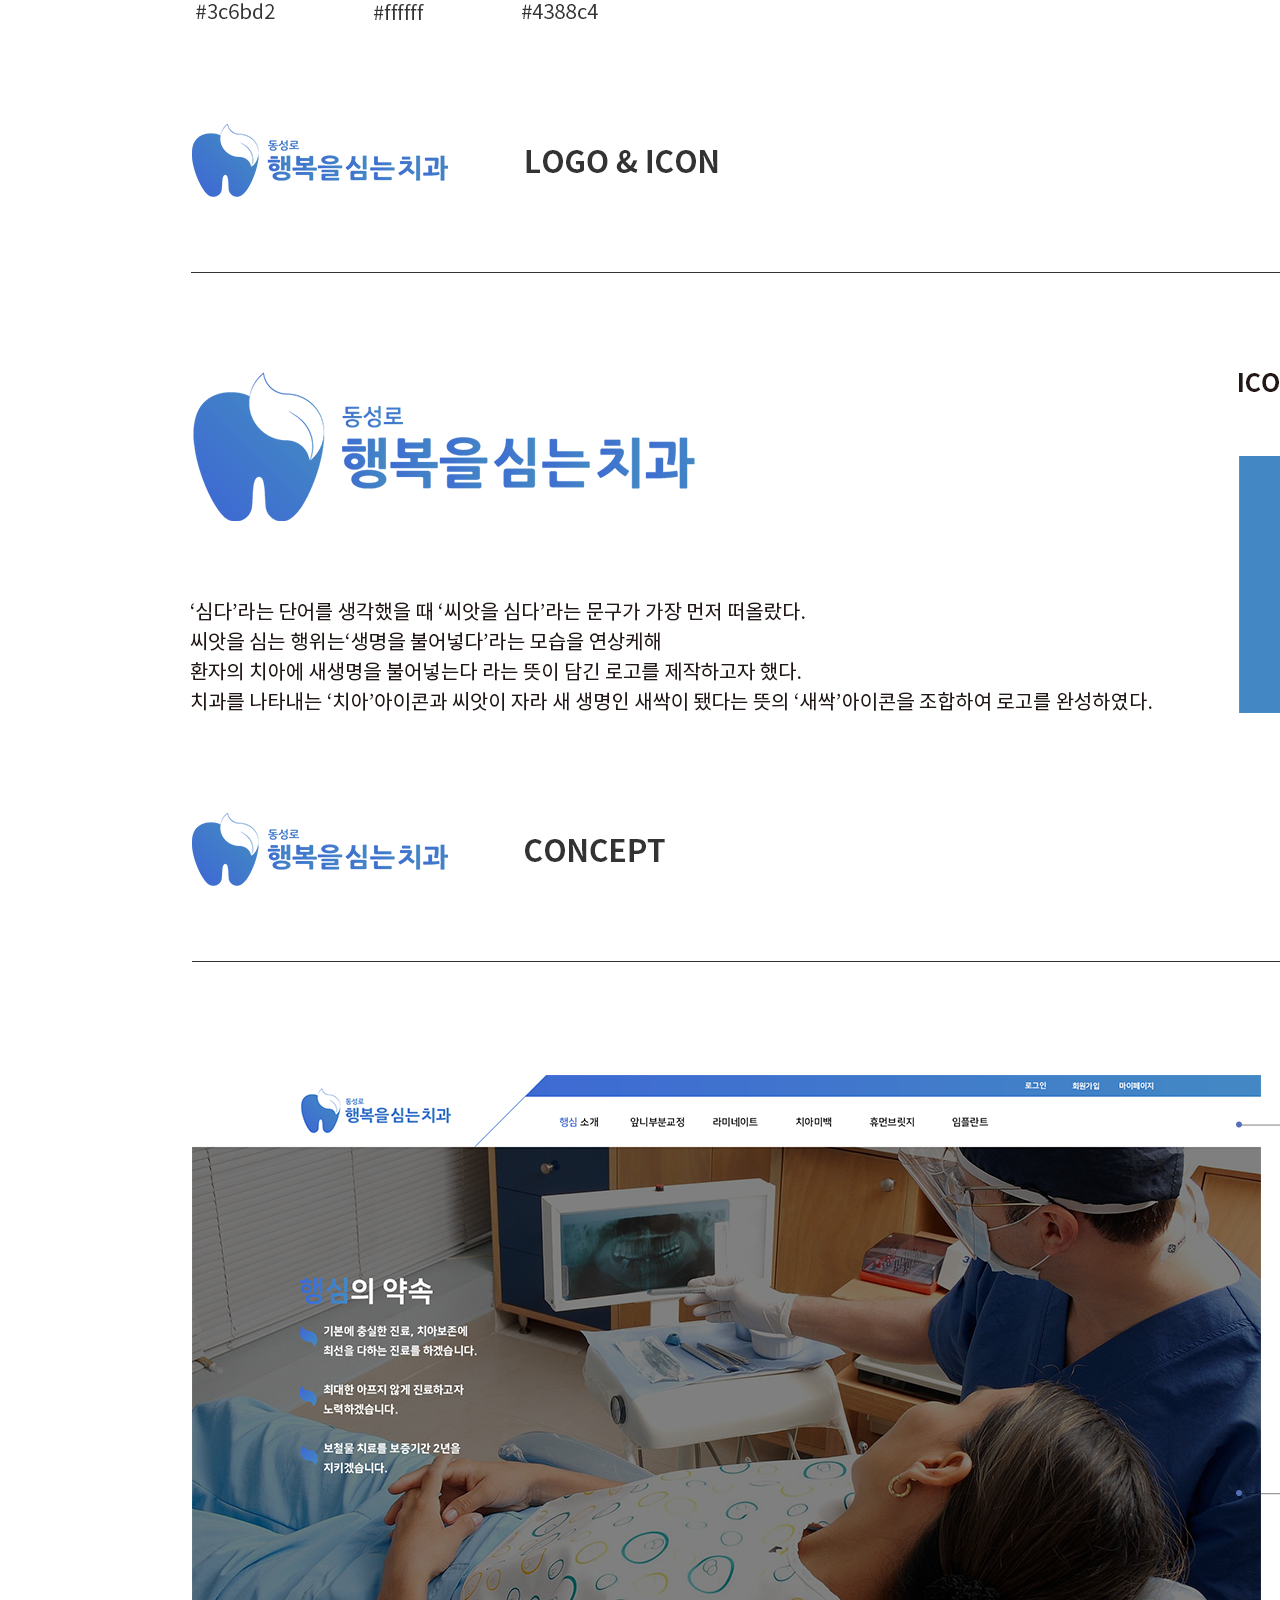
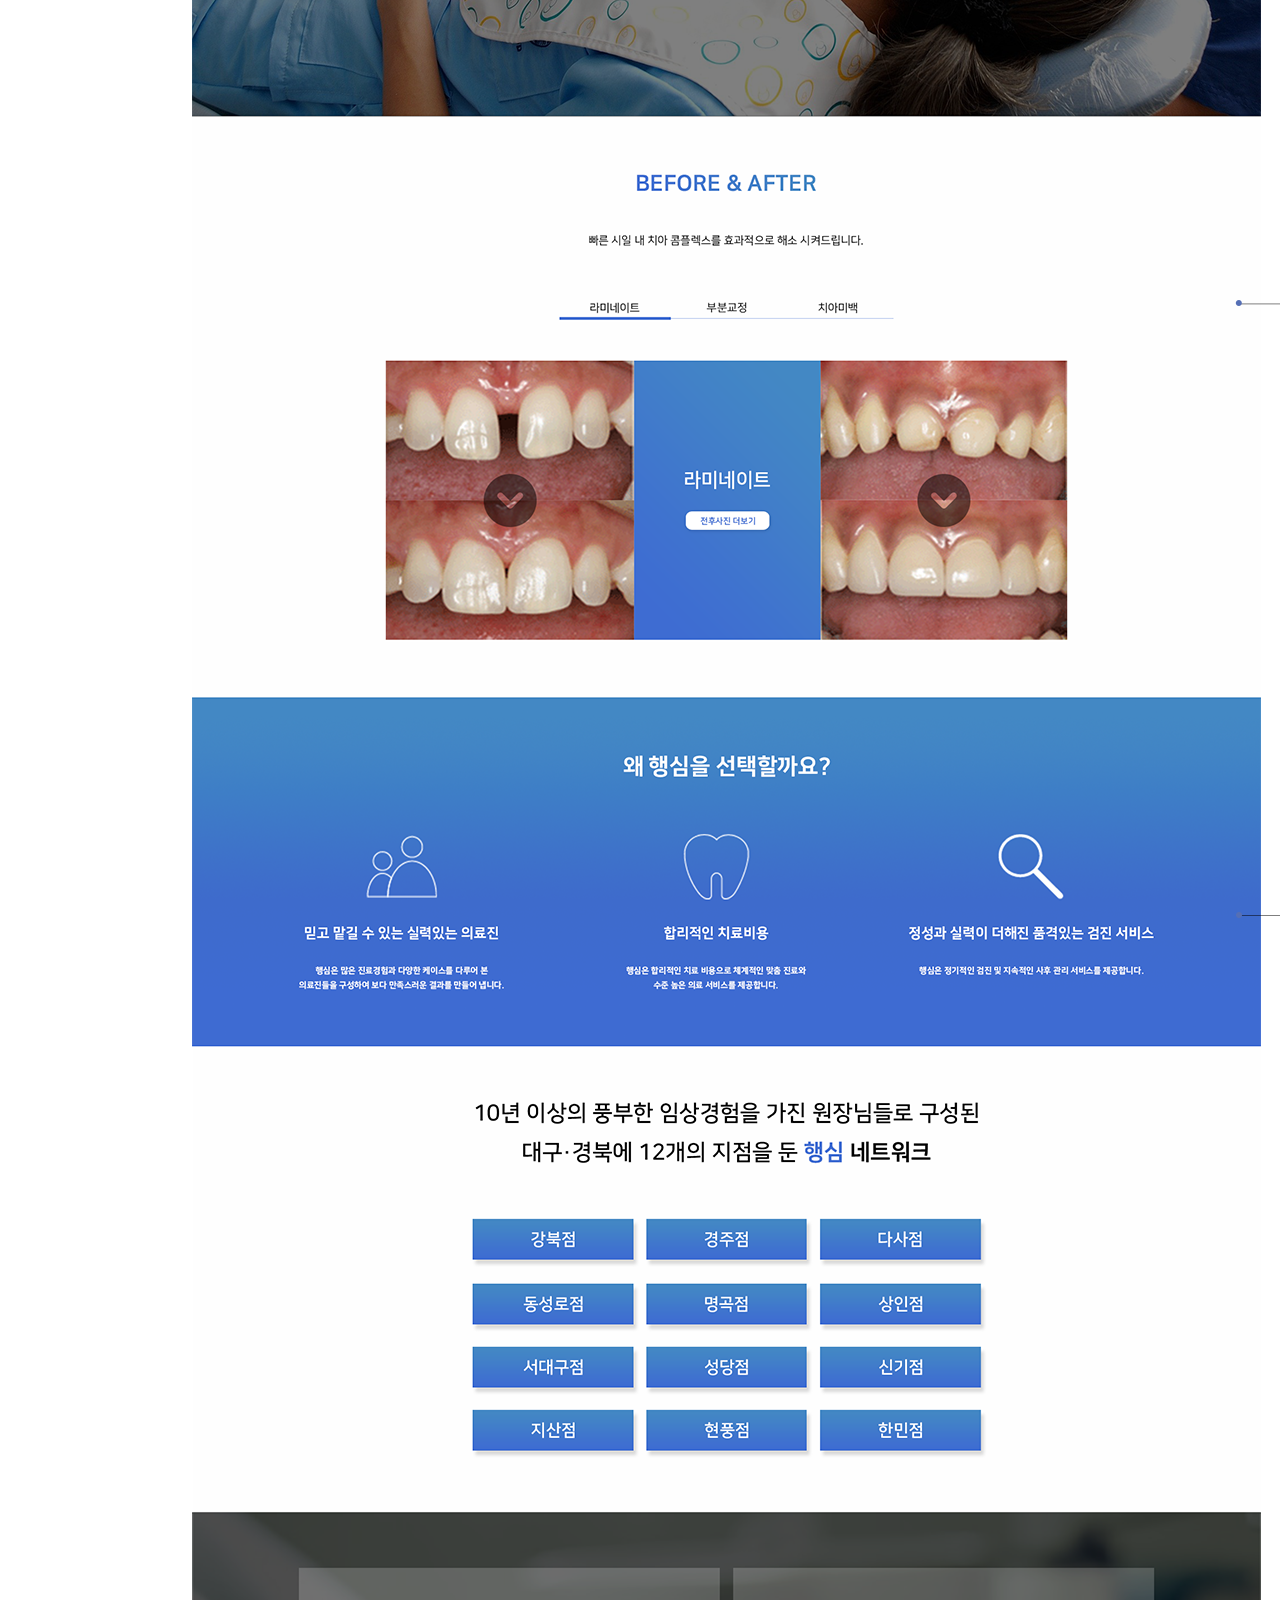
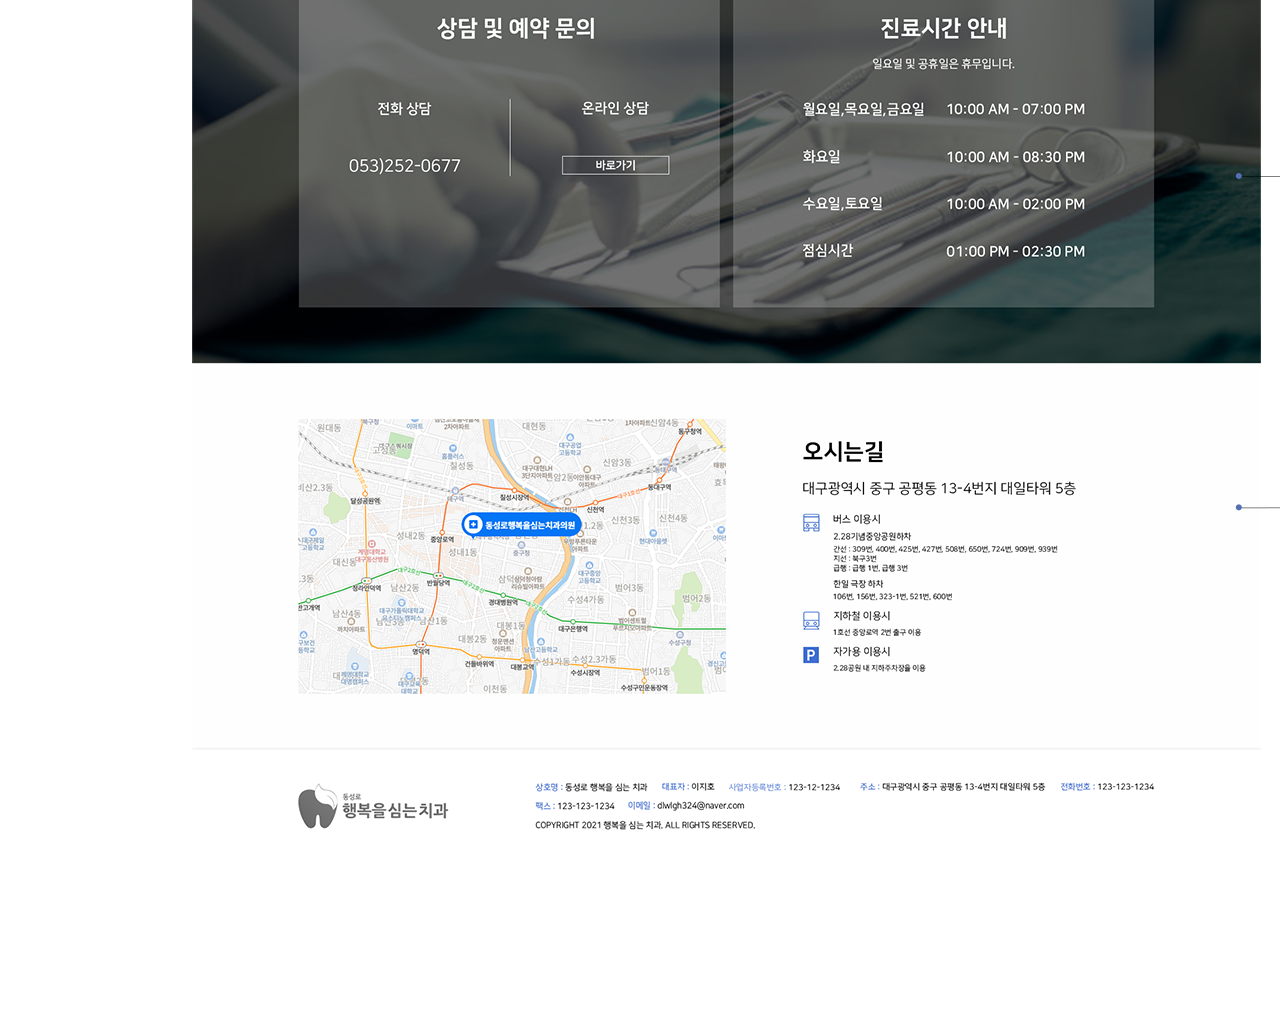
<file: work/red4/pro4.html>
<!DOCTYPE html>
<html lang="ko">

<head>
    <meta charset="UTF-8">
    <meta http-equiv="X-UA-Compatible" content="IE=edge">
    <meta name="viewport" content="width=device-width, initial-scale=1.0">
    <link href="../../js/aos/aos.css" rel="stylesheet">
    <script src="../../js/aos/aos.js"></script>
    <title>PROCESS</title>
</head>
<style>
    @import url('../../css/notosanskr/NotoSansKR.css');

    * {
        margin: 0;
        padding: 0;
        box-sizing: border-box;
        outline-style: none;
    }

    a {
        position: relative;
        display: block;
        color: #000;
        text-decoration: none;
    }

    img {
        border: 0;
        vertical-align: middle;
    }

    body {
        font-family: 'Noto Sans KR';
        font-size: 1.3rem;
        font-weight: 400;
        color: #000;
    }

    .wrap {
        position: relative;
        display: block;
    }

    .container {
        position: relative;
        display: block;
        width: 1920px;
        margin: 0 auto;
    }

    .header {
        position: fixed;
        top: 0;
        left: 0;
        display: block;
        width: 100%;
        height: 5rem;
        z-index: 999;
        background-color: rgba(255, 255, 255, 0.9);
        box-shadow: 0px 0px 7px 0px rgb(0 0 0 / 15%);
    }

    .header-bt {
        position: absolute;
        top: 50%;
        left: 50%;
        transform: translate(-50%, -50%);
        display: flex;
        width: 20rem;
        align-items: center;
        justify-content: space-around;
    }

    a:hover {
        color: royalblue;
    }

    a::after {
        content: '';
        position: relative;
        display: block;
        width: 0;
        height: 0.15rem;
        background-color: rgb(205, 76, 245);
        border-radius: 2rem;
        transition: all 0.3s;
    }

    a:hover::after {
        width: 100%;
        background-color: rgb(133, 141, 247);
    }
</style>

<script>
    window.onload = function () {
        AOS.init();
    };
</script>

<body>
    <div class="wrap">
        <div class="container">
            <header class="header">
                <div class="header-bt">
                    <a href="../red3/pro3.html">이전</a>
                    <a href="red4.html">Work</a>
                    <a href="../red1/pro1.html">다음</a>
                </div>
            </header>
            <img src="pro.png" alt="이미지">
        </div>
    </div>
</body>

</html>
</file>
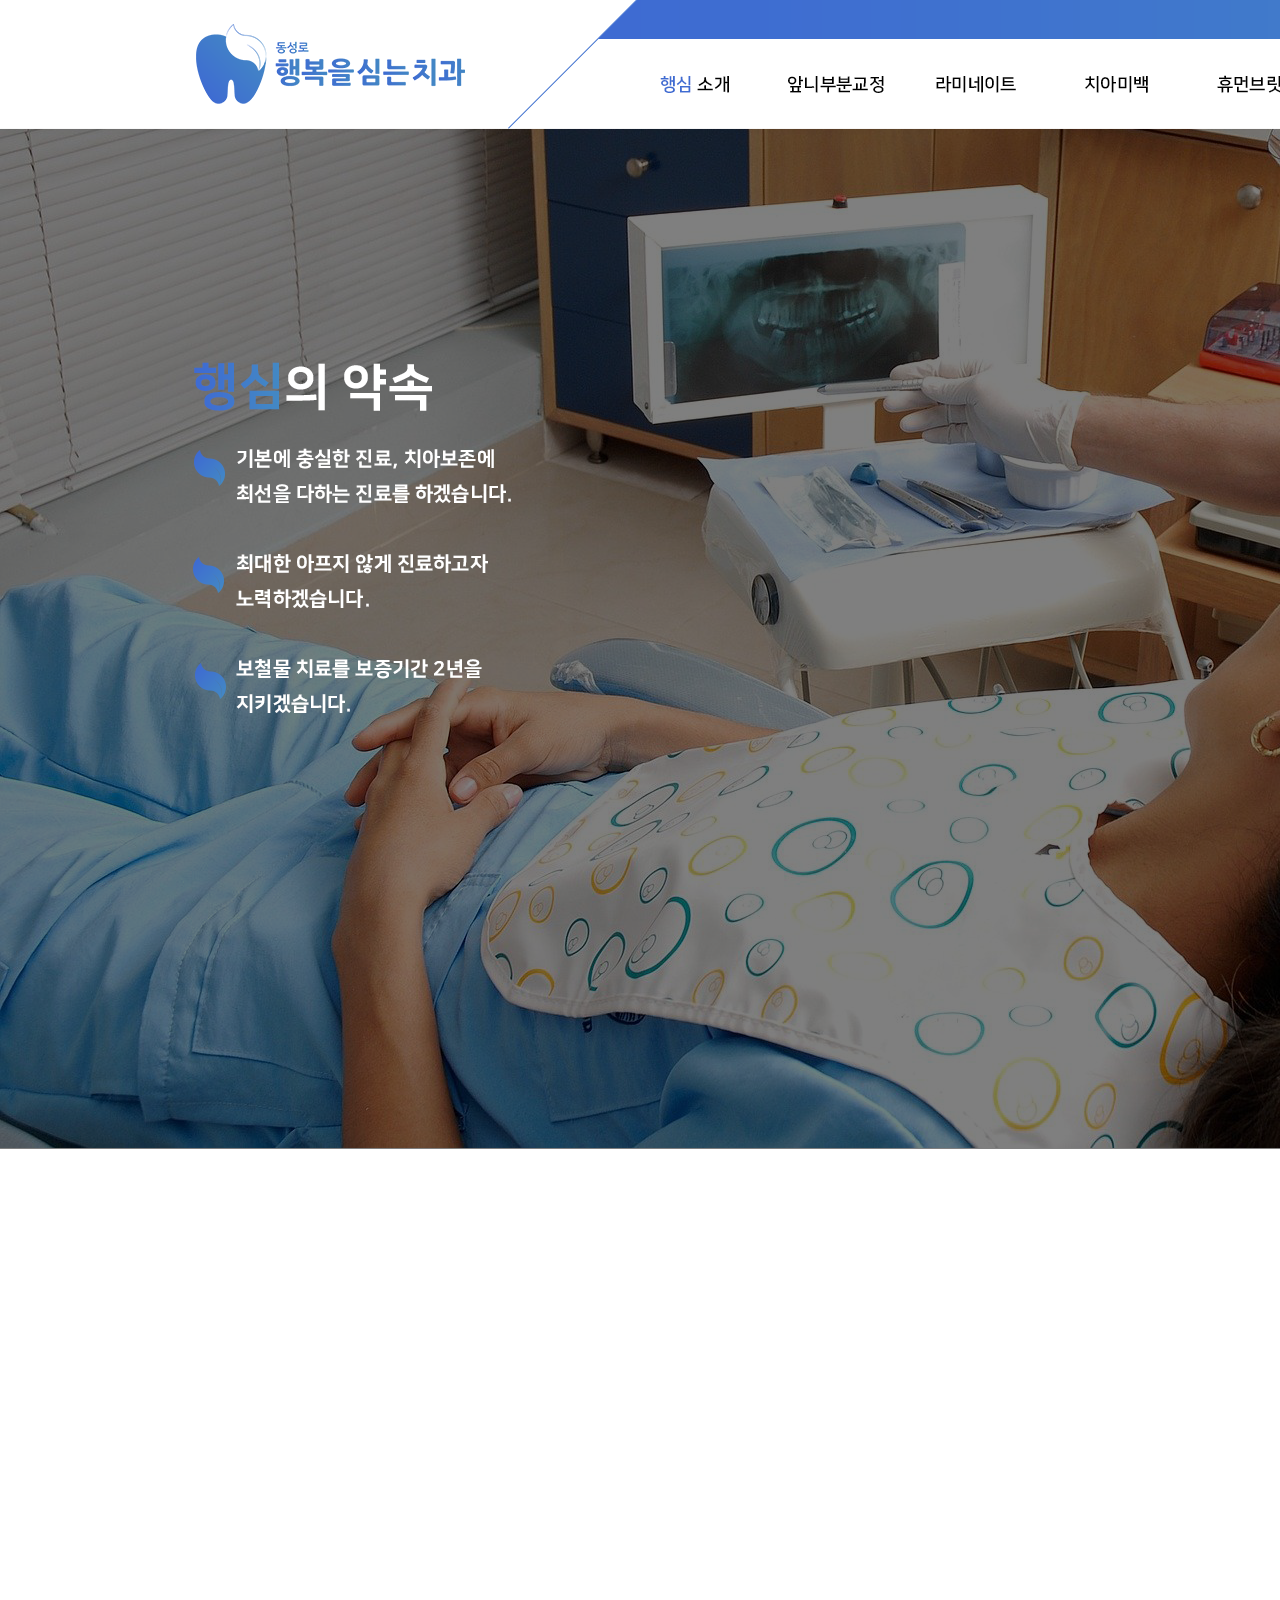
<file: work/red4/red4.html>
<!DOCTYPE html>
<html lang="ko">

<head>
    <meta charset="UTF-8">
    <meta http-equiv="X-UA-Compatible" content="IE=edge">
    <meta name="viewport" content="width=device-width, initial-scale=1.0">
    <link href="../../js/aos/aos.css" rel="stylesheet">
    <script src="../../js/aos/aos.js"></script>
    <title>REDESIGN</title>
</head>
<style>

    * {
        margin: 0;
        padding: 0;
        box-sizing: border-box;
        outline-style: none;
    }

    a {
        color: #333;
        text-decoration: none;
    }

    img {
        border: 0;
        vertical-align: middle;
    }

    .wrap {
        position: relative;
        display: block;
    }

    .container {
        position: relative;
        display: block;
        width: 1920px;
        margin: 0 auto;
    }
</style>

<script>
    window.onload = function () {
    AOS.init();
};
</script>

<body>
    <div class="wrap">
        <div class="container">
            <img src="1.png" alt="이미지">
            <img src="2.png" alt="이미지" data-aos="fade-up">
            <img src="3.png" alt="이미지" data-aos="fade-up">
            <img src="4.png" alt="이미지" data-aos="fade-up">
            <img src="5.png" alt="이미지" data-aos="fade-up">
            <img src="6.png" alt="이미지" data-aos="fade-up">
        </div>
    </div>
</body>

</html>
</file>
